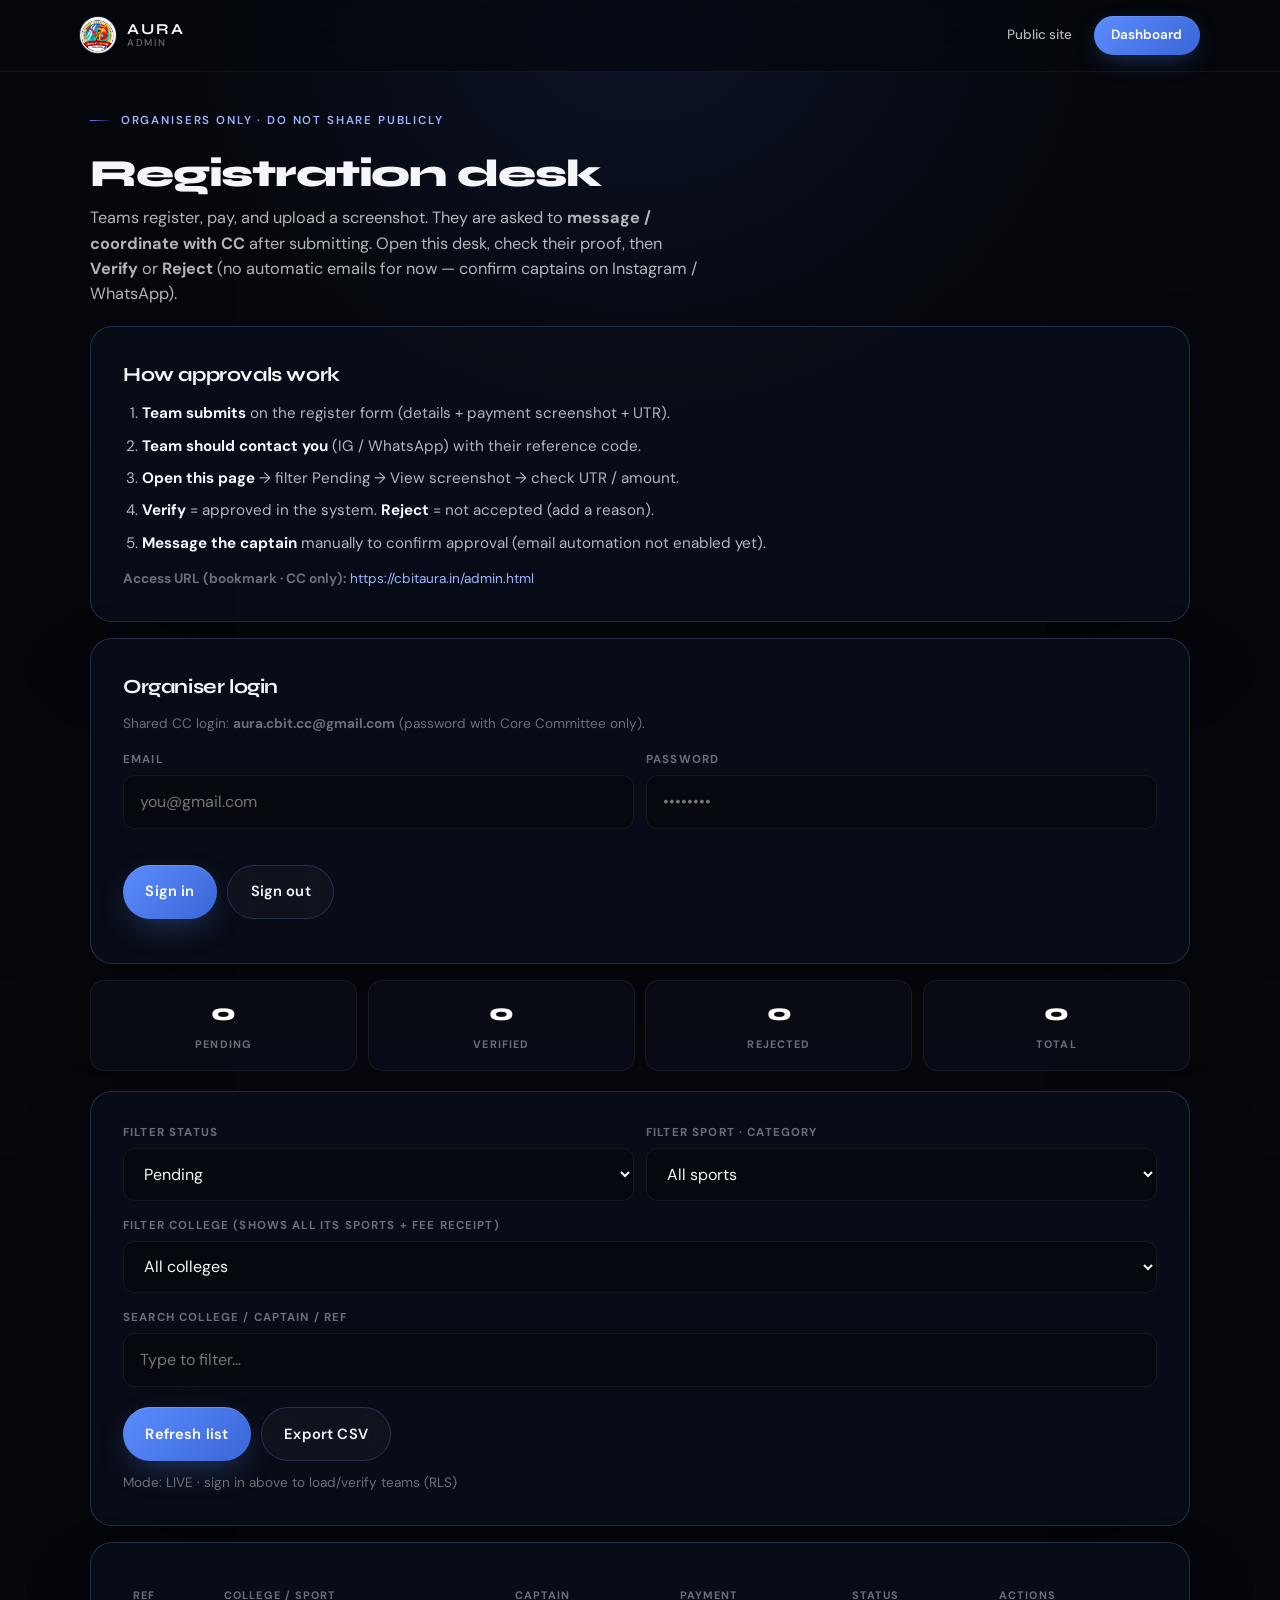
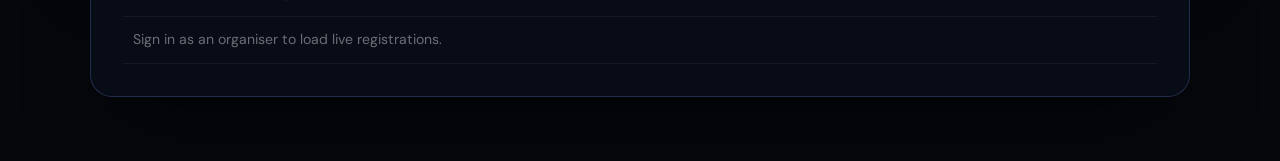
<file: admin.html>
<!DOCTYPE html>
<html lang="en">
  <head>
    <meta charset="UTF-8" />
    <meta name="viewport" content="width=device-width, initial-scale=1, viewport-fit=cover" />
    <title>Admin · AURA 2026 registrations</title>
    <meta name="robots" content="noindex, nofollow" />
    <meta name="theme-color" content="#05080f" />
    <link
      href="https://fonts.googleapis.com/css2?family=DM+Sans:wght@400;500;600;700&family=Outfit:wght@600;700&family=Syne:wght@700;800&display=swap"
      rel="stylesheet"
    />
    <link rel="stylesheet" href="css/styles.css" />
    <link rel="icon" href="assets/logo-kreeda.png" type="image/png" />
  </head>
  <body>
    <header class="nav scrolled">
      <div class="nav-inner">
        <a class="brand" href="index.html">
          <img src="assets/logo-kreeda.png" alt="" width="36" height="36" />
          <span class="brand-text"><strong>AURA</strong><span>Admin</span></span>
        </a>
        <nav class="nav-links">
          <a href="index.html">Public site</a>
          <a class="nav-cta" href="admin.html">Dashboard</a>
        </nav>
      </div>
    </header>

    <main class="page-shell">
      <div class="container" style="max-width: 1100px">
        <p class="eyebrow">Organisers only · do not share publicly</p>
        <h1 class="reg-page-title" style="font-size: clamp(1.7rem, 4vw, 2.4rem)">Registration desk</h1>
        <p class="reg-page-lead" style="margin-bottom: 1.25rem">
          Teams register, pay, and upload a screenshot. They are asked to <strong>message / coordinate with CC</strong>
          after submitting. Open this desk, check their proof, then <strong>Verify</strong> or <strong>Reject</strong>
          (no automatic emails for now — confirm captains on Instagram / WhatsApp).
        </p>

        <!-- How it works -->
        <div class="reg-card" style="margin-bottom: 1rem">
          <h2 class="step-title" style="margin-bottom: 0.75rem">How approvals work</h2>
          <ol class="admin-steps">
            <li><strong>Team submits</strong> on the register form (details + payment screenshot + UTR).</li>
            <li><strong>Team should contact you</strong> (IG / WhatsApp) with their reference code.</li>
            <li><strong>Open this page</strong> → filter Pending → View screenshot → check UTR / amount.</li>
            <li><strong>Verify</strong> = approved in the system. <strong>Reject</strong> = not accepted (add a reason).</li>
            <li><strong>Message the captain</strong> manually to confirm approval (email automation not enabled yet).</li>
          </ol>
          <p class="form-note" style="margin-top: 0.85rem; margin-bottom: 0">
            <strong>Access URL (bookmark · CC only):</strong>
            <a href="https://cbitaura.in/admin.html" style="color: var(--blue-soft)">https://cbitaura.in/admin.html</a>
          </p>
        </div>

        <!-- Live login (shown when Supabase keys present) -->
        <div class="reg-card hidden-step" id="admin-login-card" style="margin-bottom: 1rem">
          <h2 class="step-title">Organiser login</h2>
          <p class="form-note" style="margin-bottom: 1rem">
            Shared CC login: <strong>aura.cbit.cc@gmail.com</strong> (password with Core Committee only).
          </p>
          <div class="field-row">
            <div class="field">
              <label for="login-email">Email</label>
              <input id="login-email" type="email" autocomplete="username" placeholder="you@gmail.com" />
            </div>
            <div class="field">
              <label for="login-password">Password</label>
              <input id="login-password" type="password" autocomplete="current-password" placeholder="••••••••" />
            </div>
          </div>
          <div class="form-actions">
            <button type="button" class="btn btn-primary" id="admin-login-btn">Sign in</button>
            <button type="button" class="btn btn-ghost" id="admin-logout-btn" hidden>Sign out</button>
          </div>
          <p class="form-note" id="login-status" role="status"></p>
        </div>

        <div class="admin-stats" id="admin-stats" aria-live="polite">
          <div class="admin-stat"><span class="n" id="stat-pending">0</span><span class="l">Pending</span></div>
          <div class="admin-stat"><span class="n" id="stat-verified">0</span><span class="l">Verified</span></div>
          <div class="admin-stat"><span class="n" id="stat-rejected">0</span><span class="l">Rejected</span></div>
          <div class="admin-stat"><span class="n" id="stat-total">0</span><span class="l">Total</span></div>
        </div>

        <details class="reg-card confirmed-card" id="confirmed-card" style="margin-bottom: 1rem" hidden>
          <summary><strong>Confirmed teams &amp; money collected</strong> <span id="confirmed-headline"></span></summary>
          <div id="confirmed-body"></div>
        </details>

        <div class="reg-card" style="margin-bottom: 1rem">
          <div class="field-row">
            <div class="field">
              <label for="filter-status">Filter status</label>
              <select id="filter-status">
                <option value="all">All</option>
                <option value="pending" selected>Pending</option>
                <option value="verified">Verified</option>
                <option value="rejected">Rejected</option>
              </select>
            </div>
            <div class="field">
              <label for="filter-sport">Filter sport · category</label>
              <select id="filter-sport">
                <option value="all">All sports</option>
              </select>
            </div>
          </div>
          <div class="field">
            <label for="filter-college">Filter college (shows all its sports + fee receipt)</label>
            <select id="filter-college">
              <option value="all">All colleges</option>
            </select>
          </div>
          <div class="field">
            <label for="search-q">Search college / captain / ref</label>
            <input id="search-q" type="search" placeholder="Type to filter…" autocomplete="off" />
          </div>
          <div class="form-actions">
            <button type="button" class="btn btn-primary" id="refresh-list">Refresh list</button>
            <button type="button" class="btn btn-ghost" id="export-csv">Export CSV</button>
          </div>
          <p class="form-note" id="admin-mode-label">Mode: —</p>
        </div>

        <div class="reg-card college-card" id="college-summary" hidden></div>

        <div class="reg-card" style="overflow-x: auto">
          <table class="admin-table" id="admin-table">
            <thead>
              <tr>
                <th>Ref</th>
                <th>College / Sport</th>
                <th>Captain</th>
                <th>Payment</th>
                <th>Status</th>
                <th>Actions</th>
              </tr>
            </thead>
            <tbody id="admin-body">
              <tr>
                <td colspan="6" style="color: var(--text-3)">No rows yet.</td>
              </tr>
            </tbody>
          </table>
        </div>
      </div>
    </main>

    <script src="js/config.js?v=10"></script>
    <script src="js/admin.js?v=10"></script>
  </body>
</html>
</file>
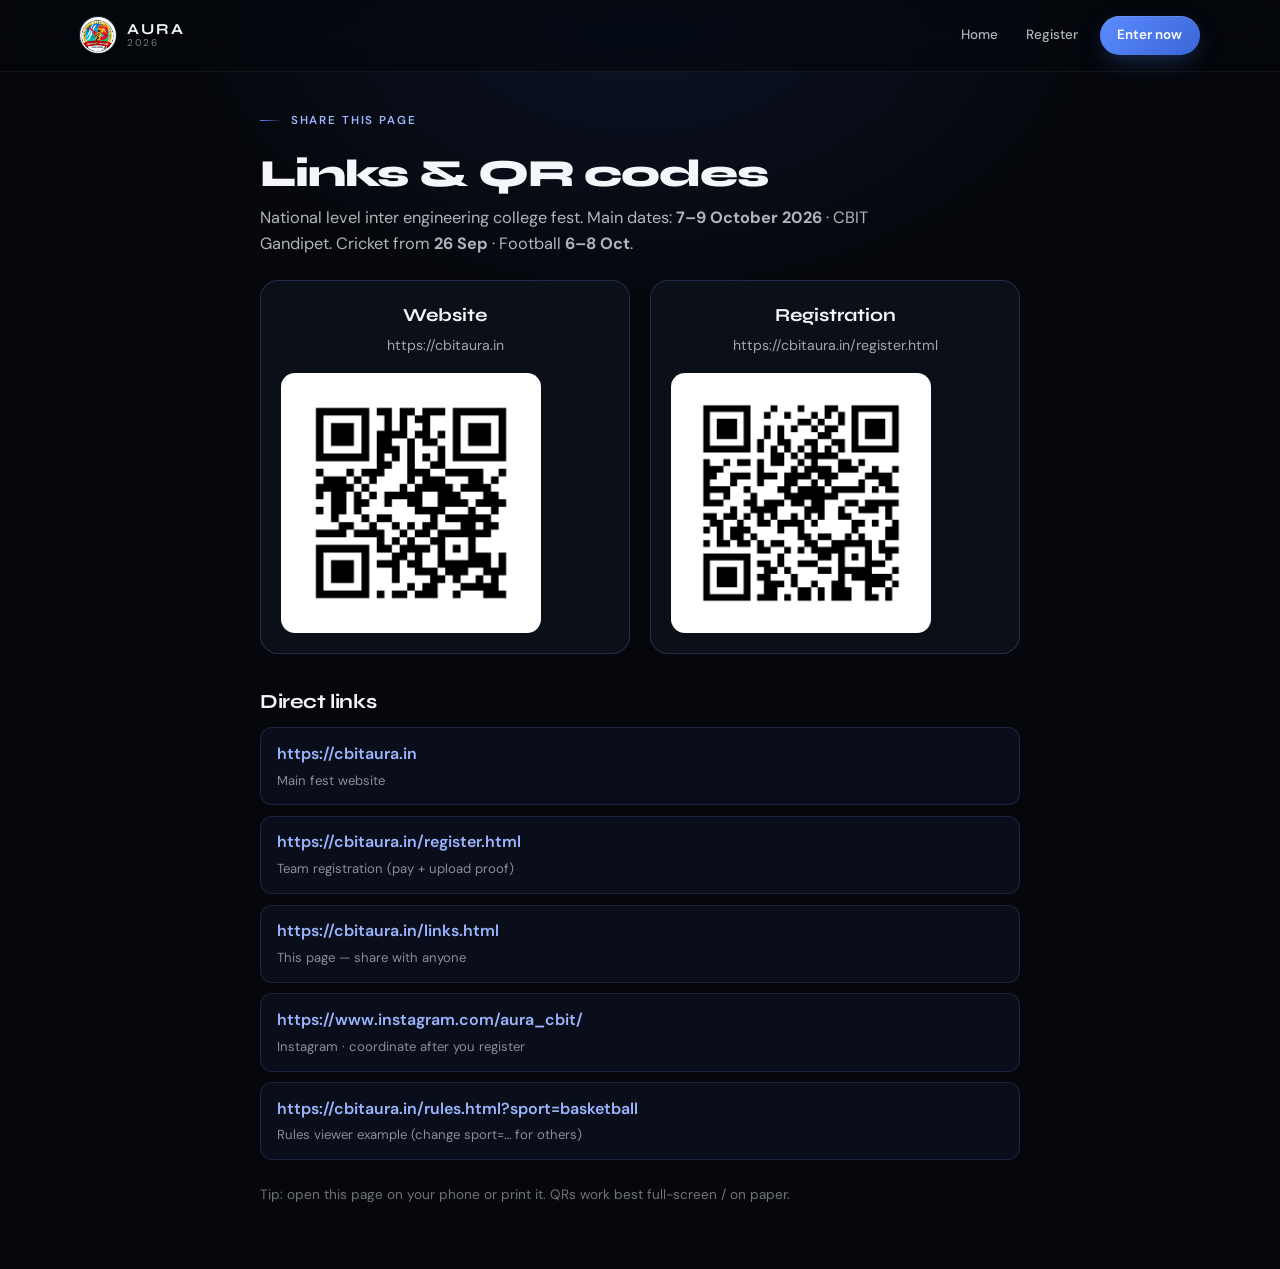
<file: links.html>
<!DOCTYPE html>
<html lang="en">
  <head>
    <meta charset="UTF-8" />
    <meta name="viewport" content="width=device-width, initial-scale=1, viewport-fit=cover" />
    <title>AURA 2026 · Links & QR</title>
    <meta
      name="description"
      content="AURA 2026 official links and QR codes — website and registration. CBIT national sports fest, October 7–9, 2026."
    />
    <meta name="theme-color" content="#05080f" />
    <link
      href="https://fonts.googleapis.com/css2?family=DM+Sans:wght@400;500;600;700&family=Outfit:wght@600;700;800&family=Syne:wght@700;800&display=swap"
      rel="stylesheet"
    />
    <link rel="stylesheet" href="css/styles.css" />
    <link rel="icon" href="assets/logo-kreeda.png" type="image/png" />
    <style>
      .links-page { max-width: 820px; margin: 0 auto; }
      .links-hero { margin-bottom: 1.5rem; }
      .qr-grid {
        display: grid;
        grid-template-columns: repeat(2, minmax(0, 1fr));
        gap: 1.25rem;
        margin: 1.25rem 0 2rem;
      }
      @media (max-width: 640px) {
        .qr-grid { grid-template-columns: 1fr; }
      }
      .qr-card {
        background: rgba(14, 18, 28, 0.85);
        border: 1px solid rgba(120, 160, 255, 0.2);
        border-radius: 18px;
        padding: 1.25rem;
        text-align: center;
      }
      .qr-card h3 {
        margin: 0 0 0.35rem;
        font-family: Syne, system-ui, sans-serif;
        font-size: 1.15rem;
      }
      .qr-card p {
        margin: 0 0 1rem;
        color: rgba(244, 246, 250, 0.65);
        font-size: 0.88rem;
        word-break: break-all;
      }
      .qr-card img {
        width: min(100%, 260px);
        height: auto;
        background: #fff;
        border-radius: 14px;
        padding: 12px;
        box-sizing: border-box;
      }
      .link-list {
        list-style: none;
        margin: 0;
        padding: 0;
      }
      .link-list li {
        margin: 0.65rem 0;
        padding: 0.85rem 1rem;
        border-radius: 12px;
        border: 1px solid rgba(120, 160, 255, 0.15);
        background: rgba(91, 140, 255, 0.06);
      }
      .link-list a {
        color: #9bb6ff;
        font-weight: 600;
        text-decoration: none;
        word-break: break-all;
      }
      .link-list span {
        display: block;
        margin-top: 0.25rem;
        color: rgba(244, 246, 250, 0.55);
        font-size: 0.82rem;
      }
      .print-hint {
        margin-top: 1.5rem;
        font-size: 0.85rem;
        color: rgba(244, 246, 250, 0.45);
      }
    </style>
  </head>
  <body>
    <header class="nav scrolled">
      <div class="nav-inner">
        <a class="brand" href="index.html">
          <img src="assets/logo-kreeda.png" alt="" width="36" height="36" />
          <span class="brand-text"><strong>AURA</strong><span>2026</span></span>
        </a>
        <nav class="nav-links">
          <a href="index.html">Home</a>
          <a href="register.html">Register</a>
          <a class="nav-cta" href="register.html">Enter now</a>
        </nav>
      </div>
    </header>

    <main class="page-shell">
      <div class="container links-page">
        <div class="links-hero">
          <p class="eyebrow">Share this page</p>
          <h1 class="reg-page-title" style="font-size: clamp(1.7rem, 4vw, 2.4rem)">Links &amp; QR codes</h1>
          <p class="reg-page-lead">
            National level inter engineering college fest. Main dates:
            <strong>7–9 October 2026</strong> · CBIT Gandipet.
            Cricket from <strong>26 Sep</strong> · Football <strong>6–8 Oct</strong>.
          </p>
        </div>

        <div class="qr-grid">
          <article class="qr-card">
            <h3>Website</h3>
            <p>https://cbitaura.in</p>
            <img src="assets/print/website-qr-clean.png" alt="QR code to AURA 2026 website" width="1000" height="1000" />
          </article>
          <article class="qr-card">
            <h3>Registration</h3>
            <p>https://cbitaura.in/register.html</p>
            <img
              src="assets/print/register-qr-clean.png"
              alt="QR code to AURA 2026 registration page"
              width="1000"
              height="1000"
            />
          </article>
        </div>

        <h2 class="step-title">Direct links</h2>
        <ul class="link-list">
          <li>
            <a href="https://cbitaura.in">https://cbitaura.in</a>
            <span>Main fest website</span>
          </li>
          <li>
            <a href="https://cbitaura.in/register.html">https://cbitaura.in/register.html</a>
            <span>Team registration (pay + upload proof)</span>
          </li>
          <li>
            <a href="https://cbitaura.in/links.html">https://cbitaura.in/links.html</a>
            <span>This page — share with anyone</span>
          </li>
          <li>
            <a href="https://www.instagram.com/aura_cbit/" target="_blank" rel="noopener"
              >https://www.instagram.com/aura_cbit/</a
            >
            <span>Instagram · coordinate after you register</span>
          </li>
          <li>
            <a href="https://cbitaura.in/rules.html?sport=basketball"
              >https://cbitaura.in/rules.html?sport=basketball</a
            >
            <span>Rules viewer example (change sport=… for others)</span>
          </li>
        </ul>

        <p class="print-hint">Tip: open this page on your phone or print it. QRs work best full-screen / on paper.</p>
      </div>
    </main>
  </body>
</html>
</file>
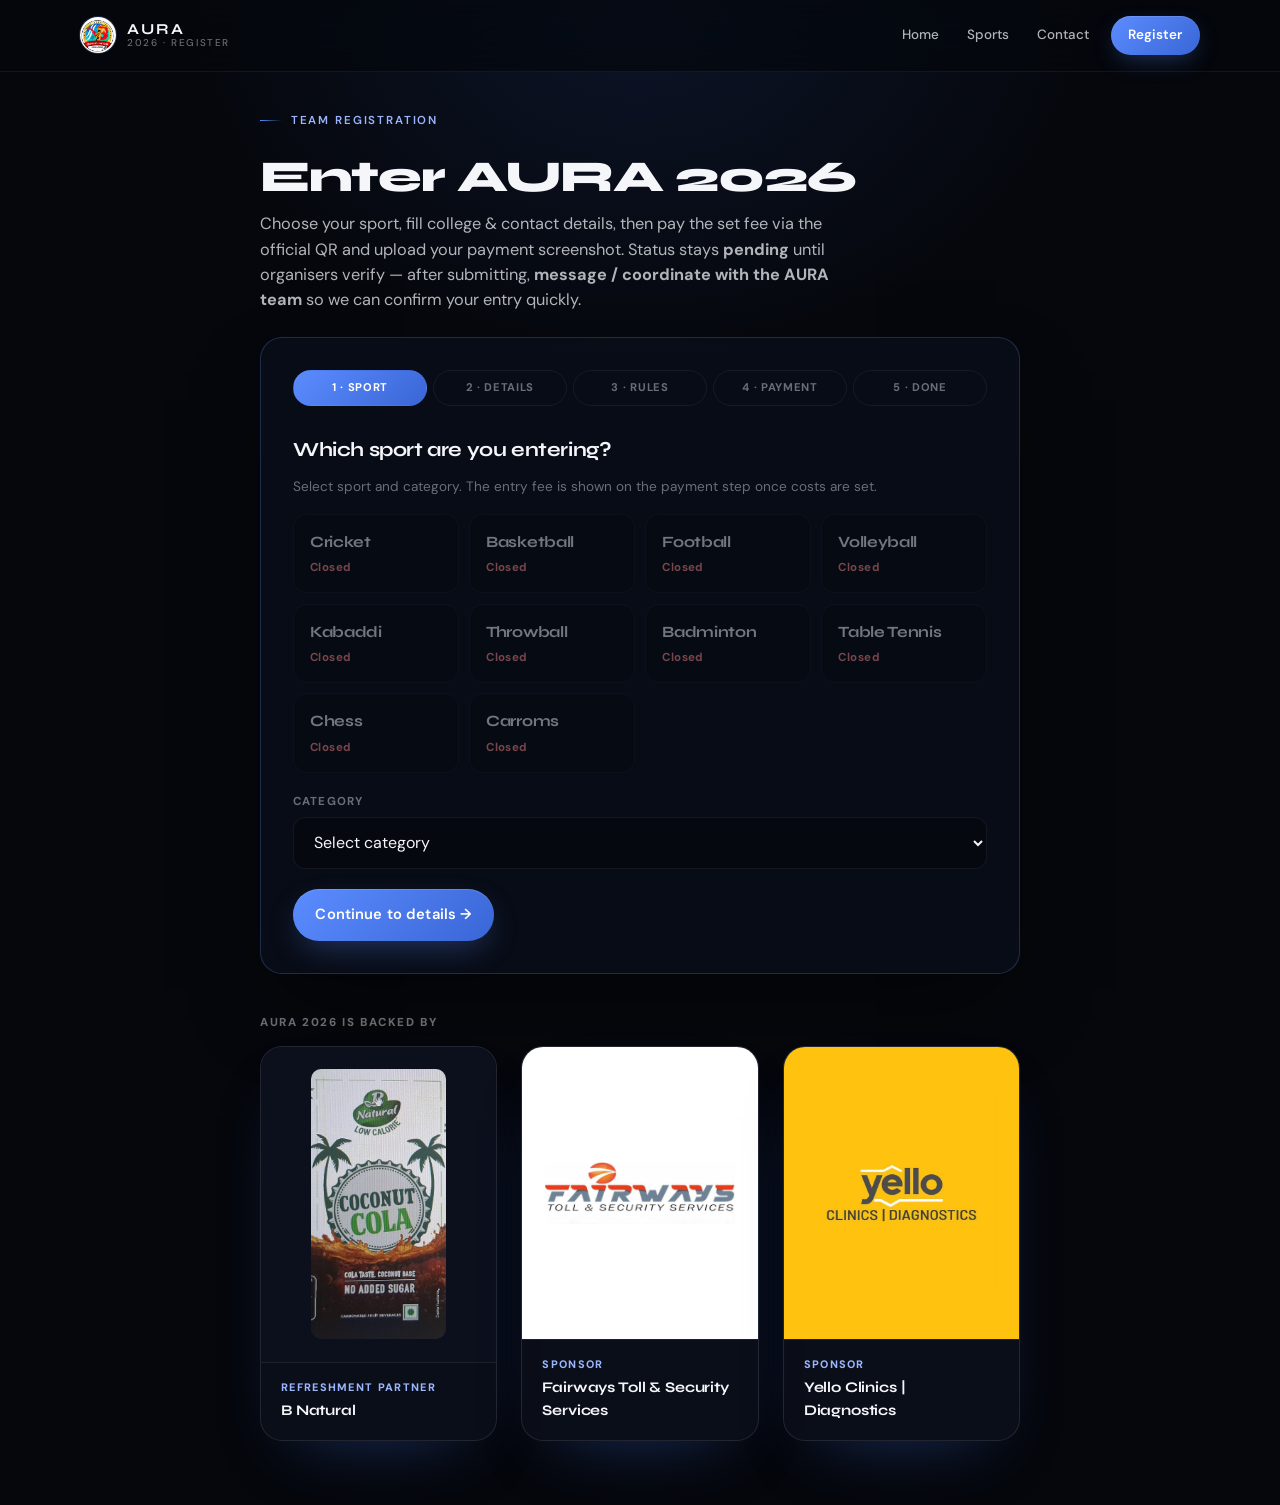
<file: register.html>
<!DOCTYPE html>
<html lang="en">
  <head>
    <meta charset="UTF-8" />
    <meta name="viewport" content="width=device-width, initial-scale=1, viewport-fit=cover" />
    <title>Register · AURA 2026</title>
    <meta
      name="description"
      content="Register for AURA 2026 — choose sport, fill college & contact details, pay via official QR."
    />
    <meta name="theme-color" content="#05080f" />
    <link rel="preconnect" href="https://fonts.googleapis.com" />
    <link rel="preconnect" href="https://fonts.gstatic.com" crossorigin />
    <link
      href="https://fonts.googleapis.com/css2?family=DM+Sans:ital,opsz,wght@0,9..40,400;0,9..40,500;0,9..40,600;0,9..40,700&family=Outfit:wght@500;600;700;800&family=Syne:wght@600;700;800&display=swap"
      rel="stylesheet"
    />
    <link rel="stylesheet" href="css/styles.css" />
    <link rel="icon" href="assets/logo-kreeda.png" type="image/png" />
  </head>
  <body>
    <header class="nav scrolled" id="top">
      <div class="nav-inner">
        <a class="brand" href="index.html">
          <img src="assets/logo-kreeda.png" alt="Chaitanya Kreeda" width="36" height="36" />
          <span class="brand-text">
            <strong>AURA</strong>
            <span>2026 · Register</span>
          </span>
        </a>
        <nav class="nav-links" aria-label="Primary">
          <a href="index.html">Home</a>
          <a href="index.html#sports">Sports</a>
          <a href="index.html#contact">Contact</a>
          <a class="nav-cta" href="register.html">Register</a>
        </nav>
      </div>
    </header>

    <main class="page-shell">
      <div class="container">
        <p class="eyebrow">Team registration</p>
        <h1 class="reg-page-title">Enter AURA 2026</h1>
        <p class="reg-page-lead">
          Choose your sport, fill college &amp; contact details, then pay the set fee via the
          official QR and upload your payment screenshot. Status stays <strong>pending</strong>
          until organisers verify — after submitting, <strong>message / coordinate with the AURA team</strong>
          so we can confirm your entry quickly.
        </p>

        <div class="reg-card" id="reg-app">
          <div class="steps-bar" id="steps-bar" aria-label="Registration steps">
            <div class="s active" data-step="1">1 · Sport</div>
            <div class="s" data-step="2">2 · Details</div>
            <div class="s" data-step="3">3 · Rules</div>
            <div class="s" data-step="4">4 · Payment</div>
            <div class="s" data-step="5">5 · Done</div>
          </div>

          <div id="gate-closed" class="gate-banner hidden-step">
            <strong>Registration is not open yet</strong>
            Live submissions are paused. Check back soon.
          </div>

          <div id="sport-date-banner" class="sport-date-banner hidden-step" role="status"></div>

          <!-- STEP 1: SPORT -->
          <section id="step-1" aria-labelledby="step1-title">
            <h2 class="step-title" id="step1-title">Which sport are you entering?</h2>
            <p class="form-note" style="margin-bottom: 1rem">
              Select sport and category. The entry fee is shown on the payment step once costs are set.
            </p>

            <div class="sport-pick-grid" id="sport-pick-grid" role="listbox" aria-label="Choose sport"></div>

            <div class="field" style="margin-top: 1.25rem">
              <label for="category">Category</label>
              <select id="category" name="category" required>
                <option value="">Select category</option>
                <option value="men">Men</option>
                <option value="women">Women</option>
              </select>
              <p class="form-note" id="category-note" role="status" hidden style="margin-top: 0.5rem; color: var(--amber, #ffc14d)"></p>
            </div>
            <input type="hidden" id="sport" name="sport" value="" />

            <p class="form-note" id="sport-rules-link" hidden style="margin-top: 0.75rem">
              <a id="sport-rules-anchor" href="rules.html" style="color: var(--blue-soft)">View tournament rules →</a>
            </p>

            <div class="form-actions">
              <button type="button" class="btn btn-primary" id="to-step-2">Continue to details →</button>
            </div>
          </section>

          <!-- STEP 2: DETAILS -->
          <section id="step-2" class="hidden-step" aria-labelledby="step2-title">
            <h2 class="step-title" id="step2-title">College &amp; contact details</h2>
            <p class="form-note" style="margin-bottom: 1rem">
              Entering: <strong id="summary-sport" style="color: var(--text)">—</strong>
            </p>

            <div class="field">
              <label for="college">College name</label>
              <input id="college" name="college" required placeholder="Full college name" autocomplete="organization" />
            </div>

            <div class="field-row">
              <div class="field">
                <label for="captain_name">Your name (captain / team contact)</label>
                <input id="captain_name" name="captain_name" required autocomplete="name" placeholder="Full name" />
              </div>
              <div class="field">
                <label for="captain_phone">Phone number</label>
                <input id="captain_phone" name="captain_phone" type="tel" required placeholder="+91 …" autocomplete="tel" />
              </div>
            </div>

            <div class="field">
              <label for="captain_email">Email ID</label>
              <input
                id="captain_email"
                name="captain_email"
                type="email"
                required
                autocomplete="email"
                placeholder="name@college.edu"
              />
            </div>

            <div class="field-divider">Physical Director / sports in-charge at your college</div>

            <div class="field-row">
              <div class="field">
                <label for="pd_name">Physical director name</label>
                <input id="pd_name" name="pd_name" required placeholder="Full name" />
              </div>
              <div class="field">
                <label for="pd_phone">Physical director phone</label>
                <input id="pd_phone" name="pd_phone" type="tel" required placeholder="+91 …" />
              </div>
            </div>

            <div class="field-divider">Playing squad</div>
            <div class="field">
              <label for="roster_names">Player names (full squad for this sport)</label>
              <textarea
                id="roster_names"
                name="roster_names"
                rows="8"
                required
                placeholder="Enter one full name per line&#10;Example:&#10;Rahul Sharma&#10;Aarav Patel&#10;…"
              ></textarea>
              <small class="field-hint" id="roster-hint">
                List every player who will represent your college in this sport. These names should match the
                athletes who actually report for matches. One name per line.
              </small>
            </div>

            <div class="sport-date-banner" role="status">
              <strong>Bonafide Certificate required:</strong> Every team, for every sport, must carry a Bonafide
              Certificate — a letter on your college's letterhead, listing all the players named above, requesting
              permission for them to represent the college at AURA 2026, signed by your Physical Director and
              bearing the official college stamp. Please have this ready before reporting for your match.
            </div>

            <div class="form-actions">
              <button type="button" class="btn btn-ghost" id="back-1">← Back</button>
              <button type="button" class="btn btn-primary" id="to-step-3">Continue to rules →</button>
            </div>
            <p class="form-note" id="step2-status" role="status"></p>
          </section>

          <!-- STEP 3: RULES -->
          <section id="step-3" class="hidden-step" aria-labelledby="step3-title">
            <h2 class="step-title" id="step3-title">Tournament rules</h2>
            <p class="form-note" style="margin-bottom: 1rem">
              Read the rules for <strong id="rules-sport-name" style="color: var(--text)">—</strong> before you pay.
              AURA is a <strong>national level inter engineering college fest</strong> — players must be
              <strong>BE / B.Tech</strong> students of the registering college.
            </p>
            <div id="rules-date-note" class="sport-date-banner hidden-step" style="margin-bottom: 1rem"></div>
            <div class="rules-embed-card">
              <img id="rules-embed-img" alt="Sport rules" hidden />
              <p id="rules-embed-fallback" class="form-note" hidden>
                Rules sheet unavailable.
                <a id="rules-embed-link" href="rules.html" style="color: var(--blue-soft)">Open rules page →</a>
              </p>
            </div>
            <label class="rules-ack">
              <input type="checkbox" id="rules_ack" />
              <span>I have read these rules. The listed players are BE/B.Tech students who will represent our engineering college.</span>
            </label>
            <div class="form-actions">
              <button type="button" class="btn btn-ghost" id="back-2">← Back</button>
              <button type="button" class="btn btn-primary" id="to-step-4">Continue to payment →</button>
            </div>
            <p class="form-note" id="rules-step-status" role="status"></p>
          </section>

          <!-- STEP 4: PAYMENT -->
          <section id="step-4" class="hidden-step" aria-labelledby="step4-title">
            <h2 class="step-title" id="step4-title">Pay entry fee</h2>
            <p class="form-note">
              Scan the official QR, pay exactly the amount shown, then upload a clear payment screenshot
              and UTR. After you submit, <strong>message the AURA team</strong> with your reference code
              so we can verify and confirm your entry.
            </p>

            <div class="reg-review" id="reg-review">
              <span class="reg-review-label">Your entry</span>
              <div id="reg-review-body">—</div>
            </div>

            <div class="fee-banner is-tba" id="fee-banner">
              <span class="fee-label">Amount to pay</span>
              <strong class="fee-amount" id="fee-amount">Fee TBA</strong>
              <span class="fee-sub" id="fee-sub">Costs will be published when registrations open.</span>
            </div>

            <div class="pay-box pay-box-stack">
              <div class="pay-qr-panel">
                <div class="pay-scanner-tabs" id="payment-scanner-tabs" hidden></div>
                <div class="pay-qr-frame">
                  <img id="payment-qr" src="assets/payment-qrs/qr-college-student-activities.png?v=upi-v5" alt="Scan to pay CBITSTUDENTACTIVITIES" width="1000" height="1000" />
                </div>
                <p class="pay-scanner-label" id="payment-scanner-label">CBITSTUDENTACTIVITIES</p>
                <p class="pay-upi-id" id="payment-upi-id" hidden></p>
                <p class="pay-scan-note" id="payment-scan-note">
                  <strong>Paying more than ₹2,000?</strong>
                  Use <strong>another phone</strong> to scan this QR (same-phone UPI scan often fails above ₹2,000),
                  then upload the screenshot and UTR.
                </p>
              </div>
              <div class="pay-fields">
                <div class="field">
                  <label for="payment_txn">UTR / Transaction ID <span style="color:var(--blue-soft)">*</span></label>
                  <input id="payment_txn" name="payment_txn" placeholder="Paste UTR / transaction ID" autocomplete="off" />
                  <small class="field-hint">Copy it from your payment app after paying (Google Pay, PhonePe, Paytm etc. show it as UTR, UPI Ref. No. or Transaction ID).</small>
                </div>
                <div class="field">
                  <label for="payment_amount">Amount you paid (₹)</label>
                  <input id="payment_amount" name="payment_amount" inputmode="decimal" placeholder="Same as amount above" />
                </div>
                <div class="field">
                  <label for="payment_scanner_used">Scanner used</label>
                  <select id="payment_scanner_used" name="payment_scanner_used">
                    <option value="">Select scanner…</option>
                  </select>
                </div>
                <div class="field">
                  <label for="payment_file">Payment screenshot <span style="color:var(--blue-soft)">*</span></label>
                  <input
                    id="payment_file"
                    name="payment_file"
                    type="file"
                    required
                    accept="image/*,image/jpeg,image/png,image/webp,image/heic,image/heif,.jpg,.jpeg,.png,.webp,.heic,.heif"
                  />
                  <small class="field-hint">Required. Pick your payment screenshot from gallery (JPG, PNG, HEIC). We’ll compress it automatically.</small>
                </div>
              </div>
            </div>

            <div class="form-actions">
              <button type="button" class="btn btn-ghost" id="back-3">← Back</button>
              <button type="button" class="btn btn-primary" id="submit-reg">Submit registration</button>
            </div>
            <p class="form-note" id="submit-status" role="status" aria-live="polite"></p>
          </section>

          <!-- STEP 5: DONE -->
          <section id="step-5" class="hidden-step" aria-labelledby="step5-title">
            <span class="status-pill pending" id="final-status">Pending verification</span>
            <h2 class="reg-page-title" id="step5-title" style="margin-top: 0.85rem; font-size: 1.65rem">
              Registration received
            </h2>
            <p class="form-note" id="final-copy">
              Reference: <strong id="final-ref" style="color: var(--text)">—</strong><br /><br />
              Your entry is <strong>pending</strong> until our team verifies the payment screenshot.
              <strong>Please coordinate with us now</strong> — DM
              <a href="https://www.instagram.com/aura_cbit/" target="_blank" rel="noopener" style="color: var(--blue-soft)">@aura_cbit</a>
              or WhatsApp a coordinator with your <strong>reference code</strong>, college, sport, and UTR
              so we can approve you faster.
            </p>
            <div class="coord-box" id="final-coords" aria-label="Coordinator contacts"></div>
            <div class="sport-date-banner" role="status">
              <strong>Before you report to play:</strong> Bring your team's Bonafide Certificate — a letter on your
              college's letterhead, listing the full squad, requesting permission for them to represent the college
              at AURA 2026, signed by your Physical Director and bearing the official college stamp. This is
              mandatory for every sport and every college.
            </div>
            <div class="form-actions">
              <a class="btn btn-primary" href="index.html">Back to home</a>
              <a
                class="btn btn-ghost"
                href="https://www.instagram.com/aura_cbit/"
                target="_blank"
                rel="noopener"
                >Message @aura_cbit</a
              >
            </div>
          </section>
        </div>

        <div class="sponsors-block" id="sponsors">
          <p class="sponsors-block-title">AURA 2026 is backed by</p>
          <div class="sponsors-grid sponsors-grid-compact">
            <figure class="sponsor-card sponsor-feature">
              <div class="sponsor-media">
                <img src="assets/sponsors/b-natural-coconut-cola.jpg" alt="B Natural Coconut Cola, low calorie, no added sugar" width="760" height="1513" loading="lazy" />
              </div>
              <figcaption><span class="sponsor-role">Refreshment Partner</span><strong>B Natural</strong></figcaption>
            </figure>
            <figure class="sponsor-card">
              <div class="sponsor-media sponsor-media-white">
                <img src="assets/sponsors/fairways-toll-security.jpg" alt="Fairways Toll &amp; Security Services" width="885" height="285" loading="lazy" />
              </div>
              <figcaption><span class="sponsor-role">Sponsor</span><strong>Fairways Toll &amp; Security Services</strong></figcaption>
            </figure>
            <figure class="sponsor-card">
              <div class="sponsor-media sponsor-media-yello">
                <img src="assets/sponsors/yello-diagnostics.jpg" alt="Yello Clinics | Diagnostics" width="554" height="554" loading="lazy" />
              </div>
              <figcaption><span class="sponsor-role">Sponsor</span><strong>Yello Clinics | Diagnostics</strong></figcaption>
            </figure>
          </div>
        </div>

      </div>
    </main>

    <script src="js/config.js?v=8"></script>
    <script src="js/registration.js?v=8"></script>
  </body>
</html>
</file>
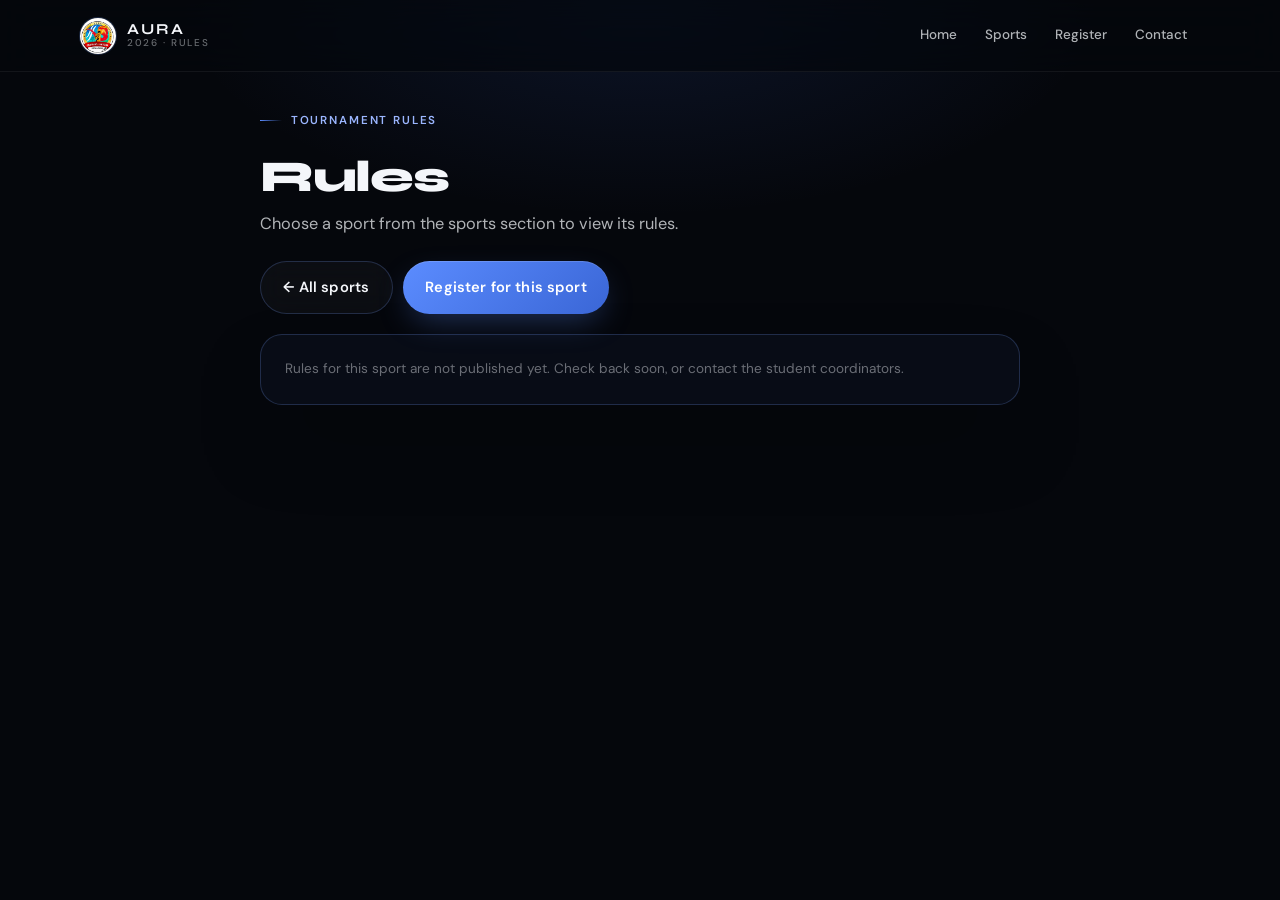
<file: rules.html>
<!DOCTYPE html>
<html lang="en">
  <head>
    <meta charset="UTF-8" />
    <meta name="viewport" content="width=device-width, initial-scale=1, viewport-fit=cover" />
    <title>Rules · AURA 2026</title>
    <meta name="description" content="Tournament rules for AURA 2026 sports." />
    <meta name="theme-color" content="#05080f" />
    <link rel="preconnect" href="https://fonts.googleapis.com" />
    <link rel="preconnect" href="https://fonts.gstatic.com" crossorigin />
    <link
      href="https://fonts.googleapis.com/css2?family=DM+Sans:ital,opsz,wght@0,9..40,400;0,9..40,500;0,9..40,600;0,9..40,700&family=Outfit:wght@500;600;700;800&family=Syne:wght@600;700;800&display=swap"
      rel="stylesheet"
    />
    <link rel="stylesheet" href="css/styles.css" />
    <link rel="icon" href="assets/logo-kreeda.png" type="image/png" />
  </head>
  <body>
    <header class="nav scrolled" id="top">
      <div class="nav-inner">
        <a class="brand" href="index.html">
          <img src="assets/logo-kreeda.png" alt="Chaitanya Kreeda" width="36" height="36" />
          <span class="brand-text">
            <strong>AURA</strong>
            <span>2026 · Rules</span>
          </span>
        </a>
        <nav class="nav-links" aria-label="Primary">
          <a href="index.html">Home</a>
          <a href="index.html#sports">Sports</a>
          <a href="register.html">Register</a>
          <a href="index.html#contact">Contact</a>
        </nav>
      </div>
    </header>

    <main class="page-shell">
      <div class="container rules-page">
        <p class="eyebrow">Tournament rules</p>
        <h1 class="reg-page-title" id="rules-title">Rules</h1>
        <p class="reg-page-lead" id="rules-lead">Official sheet for this sport at AURA 2026.</p>

        <div class="form-actions" style="margin-bottom: 1.25rem">
          <a class="btn btn-ghost" href="index.html#sports">← All sports</a>
          <a class="btn btn-primary" id="rules-register-cta" href="register.html">Register for this sport</a>
        </div>

        <!-- Loading / empty / sheet -->
        <div id="rules-empty" class="reg-card rules-empty hidden-step">
          <p class="form-note" style="margin: 0">
            Rules for this sport are not published yet. Check back soon, or contact the student coordinators.
          </p>
        </div>

        <div id="rules-frame" class="rules-frame reg-card hidden-step">
          <img id="rules-img" class="rules-img" alt="Tournament rules sheet" />
          <iframe id="rules-pdf" class="rules-pdf" title="Tournament rules PDF" hidden></iframe>
        </div>

        <p class="form-note" id="rules-meta" style="margin-top: 1rem"></p>
      </div>
    </main>

    <script src="js/config.js"></script>
    <script src="js/rules.js"></script>
  </body>
</html>
</file>
<file: css/styles.css>
/* ============================================================
   AURA 2026 — world-class presentation layer
   Refined · cinematic · registration-led
   ============================================================ */

:root {
  --bg: #05070c;
  --bg-elevated: #0a0e16;
  --bg-card: rgba(14, 18, 28, 0.72);
  --surface: #0e1420;
  --line: rgba(255, 255, 255, 0.06);
  --line-strong: rgba(120, 160, 255, 0.22);
  --text: #f4f6fa;
  --text-2: rgba(244, 246, 250, 0.72);
  --text-3: rgba(244, 246, 250, 0.42);
  --blue: #5b8cff;
  --blue-deep: #3a66d6;
  --blue-soft: #9bb6ff;
  --glow: rgba(91, 140, 255, 0.35);
  --radius: 20px;
  --radius-sm: 12px;
  --radius-full: 999px;
  --font-display: "Syne", system-ui, sans-serif;
  --font-body: "DM Sans", system-ui, sans-serif;
  --font-num: "Outfit", system-ui, sans-serif;
  --max: 1120px;
  --nav-h: 72px;
  --ease: cubic-bezier(0.22, 1, 0.36, 1);
  --ease-out: cubic-bezier(0.16, 1, 0.3, 1);
  --shadow: 0 40px 80px -24px rgba(0, 0, 0, 0.55);
}

*, *::before, *::after { box-sizing: border-box; margin: 0; padding: 0; }
html {
  scroll-behavior: smooth;
  -webkit-font-smoothing: antialiased;
  -moz-osx-font-smoothing: grayscale;
  text-rendering: optimizeLegibility;
}
body {
  font-family: var(--font-body);
  background: var(--bg);
  color: var(--text);
  line-height: 1.55;
  overflow-x: hidden;
  min-height: 100vh;
  font-feature-settings: "ss01" on, "cv11" on;
}
::selection { background: rgba(91, 140, 255, 0.35); color: #fff; }
img, video { max-width: 100%; display: block; }
a { color: inherit; text-decoration: none; }
button { font: inherit; border: 0; background: none; cursor: pointer; color: inherit; }
ul { list-style: none; }
code {
  font-family: ui-monospace, SFMono-Regular, Menlo, monospace;
  font-size: 0.84em;
  color: var(--blue-soft);
  background: rgba(91, 140, 255, 0.1);
  padding: 0.12em 0.4em;
  border-radius: 6px;
}
.container {
  width: min(100% - clamp(1.5rem, 4vw, 2.75rem), var(--max));
  margin-inline: auto;
}

/* Preview banner (DNS not live yet) */
.preview-banner {
  position: relative;
  z-index: 200;
  background: linear-gradient(90deg, rgba(91, 140, 255, 0.16), rgba(91, 140, 255, 0.08));
  border-bottom: 1px solid var(--line-strong);
  font-size: 0.8rem;
  color: var(--text-2);
}
.preview-banner.is-hidden { display: none; }
.preview-banner-inner {
  width: min(100% - 1.5rem, var(--max));
  margin-inline: auto;
  padding: 0.55rem 0;
  display: flex;
  align-items: flex-start;
  justify-content: space-between;
  gap: 0.75rem;
  line-height: 1.4;
}
.preview-banner strong { color: var(--text); font-weight: 700; }
.preview-banner-close {
  flex-shrink: 0;
  width: 32px;
  height: 32px;
  border-radius: 8px;
  border: 1px solid var(--line);
  font-size: 1.25rem;
  line-height: 1;
  color: var(--text-2);
  display: flex;
  align-items: center;
  justify-content: center;
}
.preview-banner-close:hover { background: rgba(255, 255, 255, 0.06); color: var(--text); }

/* Body offset when banner visible */
body.has-preview-banner .nav { top: var(--preview-h, 0px); }
body.has-preview-banner .hero-cinematic { padding-top: calc(var(--nav-h) + var(--preview-h, 0px) + 2rem); }

/* Soft atmosphere — minimal, not noisy */
.noise {
  position: fixed; inset: 0; z-index: 9000; pointer-events: none;
  opacity: 0.025;
  background-image: url("data:image/svg+xml,%3Csvg viewBox='0 0 256 256' xmlns='http://www.w3.org/2000/svg'%3E%3Cfilter id='n'%3E%3CfeTurbulence type='fractalNoise' baseFrequency='0.8' numOctaves='4' stitchTiles='stitch'/%3E%3C/filter%3E%3Crect width='100%25' height='100%25' filter='url(%23n)'/%3E%3C/svg%3E");
  mix-blend-mode: overlay;
}
.bg-glow {
  position: fixed; width: 50vw; height: 50vw; border-radius: 50%;
  filter: blur(140px); pointer-events: none; z-index: 0; opacity: 0.12;
}
.bg-glow-1 { top: -20vw; right: -12vw; background: #2a4fbf; }
.bg-glow-2 { bottom: 0; left: -18vw; background: #1a2f70; opacity: 0.1; }

/* ─── NAV ─── */
.nav {
  position: fixed; inset: 0 0 auto; z-index: 100; height: var(--nav-h);
  display: flex; align-items: center;
  transition: background 0.4s var(--ease), border-color 0.4s, backdrop-filter 0.4s;
  border-bottom: 1px solid transparent;
}
.nav.scrolled {
  background: rgba(5, 7, 12, 0.72);
  backdrop-filter: blur(20px) saturate(1.4);
  -webkit-backdrop-filter: blur(20px) saturate(1.4);
  border-bottom-color: var(--line);
}
.nav-inner {
  width: min(100% - clamp(1.5rem, 4vw, 2.75rem), var(--max));
  margin-inline: auto;
  display: flex; align-items: center; justify-content: space-between; gap: 1.5rem;
}
.brand {
  display: flex; align-items: center; gap: 0.7rem;
  transition: opacity 0.25s;
}
.brand:hover { opacity: 0.85; }
.brand img {
  width: 36px; height: 36px; border-radius: 50%; object-fit: cover;
  box-shadow: 0 0 0 1px var(--line-strong);
}
.brand-text { display: flex; flex-direction: column; line-height: 1.05; }
.brand-text strong {
  font-family: var(--font-display);
  font-weight: 700; font-size: 0.95rem; letter-spacing: 0.12em;
}
.brand-text span {
  font-size: 0.62rem; letter-spacing: 0.16em; text-transform: uppercase;
  color: var(--text-3); font-weight: 500;
}
.nav-links { display: flex; align-items: center; gap: 0.15rem; }
.nav-links a {
  padding: 0.45rem 0.8rem;
  font-size: 0.84rem; font-weight: 500;
  color: var(--text-2);
  border-radius: var(--radius-full);
  transition: color 0.2s, background 0.2s;
}
.nav-links a:hover { color: var(--text); background: rgba(255, 255, 255, 0.04); }
.nav-cta {
  margin-left: 0.4rem !important;
  padding: 0.55rem 1.1rem !important;
  font-weight: 600 !important;
  color: #fff !important;
  background: linear-gradient(135deg, var(--blue) 0%, var(--blue-deep) 100%) !important;
  box-shadow: 0 1px 0 rgba(255, 255, 255, 0.12) inset, 0 8px 24px -6px var(--glow);
}
.nav-cta:hover {
  filter: brightness(1.06);
  background: linear-gradient(135deg, var(--blue) 0%, var(--blue-deep) 100%) !important;
}
.nav-toggle {
  display: none; width: 40px; height: 40px; border-radius: 10px;
  border: 1px solid var(--line); flex-direction: column;
  align-items: center; justify-content: center; gap: 5px;
}
.nav-toggle span {
  display: block; width: 16px; height: 1.5px; background: var(--text); border-radius: 2px;
  transition: transform 0.25s var(--ease);
}

/* ─── BUTTONS ─── */
.btn {
  position: relative; isolation: isolate; overflow: hidden;
  display: inline-flex; align-items: center; justify-content: center; gap: 0.5rem;
  padding: 0.9rem 1.4rem; border-radius: var(--radius-full);
  font-size: 0.92rem; font-weight: 600; letter-spacing: 0.01em;
  transition: transform 0.3s var(--ease), box-shadow 0.3s, background 0.3s, border-color 0.3s, color 0.3s;
}
.btn:hover { transform: translateY(-1px); }
.btn:active { transform: translateY(0); }
.btn-lg { padding: 1.05rem 1.65rem; font-size: 0.95rem; }
.btn-primary {
  color: #fff;
  background: linear-gradient(135deg, var(--blue), var(--blue-deep));
  box-shadow: 0 1px 0 rgba(255, 255, 255, 0.14) inset, 0 12px 32px -8px var(--glow);
}
.btn-primary:hover {
  box-shadow: 0 1px 0 rgba(255, 255, 255, 0.18) inset, 0 16px 40px -6px var(--glow);
}
.btn-shine {
  position: absolute; inset: 0; z-index: -1;
  background: linear-gradient(105deg, transparent 40%, rgba(255, 255, 255, 0.18) 50%, transparent 60%);
  transform: translateX(-120%);
  animation: shine 5s var(--ease) infinite;
}
@keyframes shine {
  0%, 65% { transform: translateX(-120%); }
  100% { transform: translateX(120%); }
}
.btn-ghost {
  color: var(--text);
  border: 1px solid var(--line-strong);
  background: rgba(255, 255, 255, 0.03);
  backdrop-filter: blur(12px);
}
.btn-ghost:hover {
  border-color: rgba(120, 160, 255, 0.4);
  background: rgba(91, 140, 255, 0.08);
}

/* ─── HERO ─── */
.hero-cinematic {
  position: relative; z-index: 1;
  min-height: 100vh; min-height: 100dvh;
  display: flex; align-items: flex-end;
  padding: calc(var(--nav-h) + 3rem) 0 4.5rem;
  overflow: hidden;
}
.hero-bg { position: absolute; inset: 0; }
.hero-bg-img, .hero-bg-video {
  position: absolute; inset: 0; width: 100%; height: 100%;
  object-fit: cover; object-position: center 40%;
  transform: scale(1.04);
  animation: heroDrift 28s ease-in-out infinite alternate;
}
@keyframes heroDrift {
  from { transform: scale(1.04) translate3d(0, 0, 0); }
  to { transform: scale(1.08) translate3d(0, -1.5%, 0); }
}
.hero-bg-video {
  opacity: 0;
  transition: opacity 0.8s var(--ease);
}
.hero-bg-video.is-on {
  opacity: 0.88 !important;
  filter: saturate(1.02) contrast(1.04) brightness(0.98);
}
.hero-bg-shade {
  position: absolute; inset: 0;
  /* Keep mid-frame clearer so trailer sport titles (KABADDI / FOOTBALL) stay legible;
     darken top for nav + bottom for site type stack */
  background:
    linear-gradient(180deg,
      rgba(5, 7, 12, 0.62) 0%,
      rgba(5, 7, 12, 0.22) 22%,
      rgba(5, 7, 12, 0.12) 42%,
      rgba(5, 7, 12, 0.35) 58%,
      rgba(5, 7, 12, 0.82) 78%,
      rgba(5, 7, 12, 0.97) 100%),
    linear-gradient(90deg, rgba(5, 7, 12, 0.55) 0%, rgba(5, 7, 12, 0.12) 38%, transparent 55%);
}
.hero-bg-vignette {
  position: absolute; inset: 0; pointer-events: none;
  box-shadow: inset 0 0 120px 40px rgba(5, 7, 12, 0.5);
}
/* Mobile: skip drift transform on video (iOS paint + lighter mobile file via JS) */
@media (max-width: 900px) {
  .hero-bg-video {
    transform: none !important;
    animation: none !important;
  }
  .hero-bg-img {
    transform: scale(1.02);
    animation: none;
  }
}
.hero-content {
  position: relative; z-index: 2;
  max-width: 720px;
}
.hero-top-row {
  display: flex; flex-wrap: wrap; align-items: center; gap: 0.85rem 1.25rem;
  margin-bottom: 1.75rem;
}
.live-pill {
  display: inline-flex; align-items: center; gap: 0.45rem;
  padding: 0.38rem 0.85rem; border-radius: var(--radius-full);
  border: 1px solid var(--line-strong);
  background: rgba(5, 7, 12, 0.45);
  backdrop-filter: blur(12px);
  font-size: 0.7rem; font-weight: 600; letter-spacing: 0.08em; text-transform: uppercase;
  color: var(--blue-soft);
}
.live-pill .dot, .badge-soon .dot {
  width: 6px; height: 6px; border-radius: 50%; background: var(--blue);
  box-shadow: 0 0 0 0 rgba(91, 140, 255, 0.5);
  animation: pulse 2s ease infinite;
}
@keyframes pulse {
  0% { box-shadow: 0 0 0 0 rgba(91, 140, 255, 0.45); }
  70% { box-shadow: 0 0 0 10px transparent; }
  100% { box-shadow: 0 0 0 0 transparent; }
}
.hero-host {
  font-size: 0.8rem; color: var(--text-3); font-weight: 500; letter-spacing: 0.02em;
}
.eyebrow {
  display: inline-flex; align-items: center; gap: 0.55rem;
  font-size: 0.72rem; font-weight: 600; letter-spacing: 0.16em; text-transform: uppercase;
  color: var(--blue-soft); margin-bottom: 1.1rem;
}
.eyebrow::before {
  content: ""; width: 22px; height: 1px;
  background: linear-gradient(90deg, var(--blue), transparent);
}
.hero-title {
  font-family: var(--font-display);
  font-weight: 800; line-height: 0.9; letter-spacing: -0.045em;
  margin-bottom: 1.35rem;
}
.hero-title-line {
  display: block;
  font-size: clamp(4.25rem, 13vw, 8.5rem);
  letter-spacing: -0.05em;
}
.hero-title-year {
  display: block;
  margin-top: 0.08em;
  font-size: clamp(2.4rem, 7vw, 4.25rem);
  font-weight: 700;
  letter-spacing: -0.03em;
  background: linear-gradient(135deg, #e8eeff 0%, var(--blue) 55%, var(--blue-deep) 100%);
  -webkit-background-clip: text; background-clip: text; color: transparent;
}
.hero-tagline {
  font-size: clamp(1.05rem, 2vw, 1.28rem);
  font-weight: 400; color: var(--text-2);
  max-width: 32ch; line-height: 1.5; margin-bottom: 2rem;
}
.hero-meta {
  display: flex; flex-wrap: wrap; width: fit-content; max-width: 100%;
  margin-bottom: 2rem;
  border: 1px solid var(--line);
  border-radius: 16px;
  background: rgba(5, 7, 12, 0.4);
  backdrop-filter: blur(16px);
  overflow: hidden;
}
.meta-block { padding: 0.95rem 1.3rem; min-width: 7.5rem; }
.meta-label {
  display: block; font-size: 0.62rem; font-weight: 600;
  letter-spacing: 0.14em; text-transform: uppercase;
  color: var(--text-3); margin-bottom: 0.3rem;
}
.meta-block strong {
  font-family: var(--font-num); font-size: 0.98rem; font-weight: 600; color: var(--text);
}
.meta-divider { width: 1px; align-self: stretch; background: var(--line); }
.hero-actions { display: flex; flex-wrap: wrap; gap: 0.75rem; }
.hero-scroll {
  position: absolute; right: clamp(1.25rem, 4vw, 2.5rem); bottom: 1.75rem; z-index: 2;
  display: flex; flex-direction: column; align-items: center; gap: 0.55rem;
  font-size: 0.62rem; font-weight: 600; letter-spacing: 0.2em; text-transform: uppercase;
  color: var(--text-3);
}
.scroll-line {
  width: 1px; height: 40px;
  background: linear-gradient(180deg, var(--blue), transparent);
  animation: scrollLine 2.2s ease-in-out infinite;
}
@keyframes scrollLine {
  0%, 100% { opacity: 0.35; transform: scaleY(0.65); transform-origin: top; }
  50% { opacity: 1; transform: scaleY(1); }
}

/* ─── MARQUEE ─── */
.marquee {
  position: relative; z-index: 2;
  border-block: 1px solid var(--line);
  background: rgba(8, 10, 16, 0.9);
  overflow: hidden; padding: 0.85rem 0;
}
.marquee-track {
  display: flex; gap: 1.75rem; width: max-content;
  animation: marquee 40s linear infinite;
  /* Match trailer sport title cards: bold condensed uppercase */
  font-family: var(--font-display);
  font-size: 0.78rem; font-weight: 800; letter-spacing: 0.28em;
  text-transform: uppercase; color: rgba(244, 246, 250, 0.38);
}
.marquee-track span:nth-child(odd) {
  color: rgba(255, 255, 255, 0.78);
  text-shadow: 0 2px 18px rgba(0, 0, 0, 0.45);
}
@keyframes marquee {
  from { transform: translateX(0); }
  to { transform: translateX(-50%); }
}

/* ─── SECTIONS ─── */
.section { position: relative; z-index: 1; padding: clamp(4.5rem, 10vw, 7.5rem) 0; }
.section-head { margin-bottom: clamp(2rem, 4vw, 3rem); max-width: 560px; }
.section-head h2, .stats-band-head h2 {
  font-family: var(--font-display);
  font-size: clamp(1.9rem, 4vw, 3rem);
  font-weight: 750; letter-spacing: -0.035em; line-height: 1.1;
  margin-bottom: 0.85rem;
}
.section-head p, .section-head .lead {
  color: var(--text-2); font-size: 1.05rem; line-height: 1.6;
}
.lead { font-size: 1.12rem !important; color: var(--text-2) !important; }
.section-light {
  background: linear-gradient(180deg, #f5f7fb 0%, #e9eef7 100%);
  color: #0c1220;
}
.section-light .section-head p { color: #5a6785; }
.section-light .eyebrow { color: var(--blue-deep); }
.section-light .eyebrow::before { background: linear-gradient(90deg, var(--blue-deep), transparent); }
.section-head.dark h2 { color: #0c1220; }

/* ─── ABOUT ─── */
.about-split {
  display: grid; grid-template-columns: 1.05fr 0.95fr; gap: clamp(2rem, 5vw, 4rem);
  align-items: start; margin-bottom: clamp(2.5rem, 5vw, 4rem);
}
.about-points { display: grid; gap: 0.75rem; }
.about-point {
  display: grid; grid-template-columns: 2.5rem 1fr; gap: 0.85rem;
  padding: 1.25rem 1.3rem;
  border-radius: var(--radius);
  border: 1px solid var(--line);
  background: var(--bg-card);
  backdrop-filter: blur(8px);
  transition: border-color 0.35s var(--ease), transform 0.35s var(--ease), background 0.35s;
}
.about-point:hover {
  border-color: var(--line-strong);
  background: rgba(18, 24, 38, 0.85);
  transform: translateX(3px);
}
.ap-num {
  font-family: var(--font-num); font-size: 0.8rem; font-weight: 600;
  color: var(--blue); letter-spacing: 0.06em; padding-top: 0.2rem;
}
.about-point h3 {
  font-family: var(--font-display); font-size: 1.05rem; font-weight: 700;
  letter-spacing: -0.02em; margin-bottom: 0.3rem;
}
.about-point p { color: var(--text-2); font-size: 0.92rem; line-height: 1.5; }
.cinema-strip {
  display: grid; grid-template-columns: 1.15fr 0.9fr 1.05fr; gap: 0.85rem;
}
.cinema-frame {
  position: relative; border-radius: 18px; overflow: hidden;
  border: 1px solid var(--line); min-height: 260px;
  box-shadow: var(--shadow);
}
.cinema-frame.tall { min-height: 320px; transform: translateY(-12px); }
.cinema-frame img {
  width: 100%; height: 100%; object-fit: cover;
  transition: transform 0.9s var(--ease-out);
}
.cinema-frame:hover img { transform: scale(1.04); }
.cinema-frame figcaption { display: none; }

/* Follow us on Instagram — dual pages */
.ig-follow {
  display: flex;
  flex-wrap: wrap;
  align-items: center;
  justify-content: space-between;
  gap: 1.25rem 1.75rem;
  margin-top: 2.25rem;
  padding: 1.4rem 1.5rem;
  border-radius: 18px;
  border: 1px solid var(--line);
  background: rgba(12, 16, 26, 0.72);
}
.ig-follow-copy h3 {
  font-family: var(--font-display);
  font-size: 1.2rem;
  font-weight: 700;
  letter-spacing: -0.02em;
  margin: 0.2rem 0 0.3rem;
}
.ig-follow-copy p { color: var(--text-2); font-size: 0.92rem; }
.ig-follow-links {
  display: flex;
  flex-wrap: wrap;
  gap: 0.65rem;
}
.ig-chip {
  display: inline-flex;
  align-items: center;
  gap: 0.75rem;
  padding: 0.7rem 1rem 0.7rem 0.75rem;
  border-radius: 999px;
  border: 1px solid var(--line-strong);
  background: rgba(91, 140, 255, 0.08);
  transition: border-color 0.25s, background 0.25s, transform 0.25s;
}
.ig-chip:hover {
  border-color: rgba(120, 160, 255, 0.5);
  background: rgba(91, 140, 255, 0.14);
  transform: translateY(-1px);
}
.ig-chip-mark {
  width: 34px; height: 34px; border-radius: 50%;
  display: flex; align-items: center; justify-content: center;
  font-size: 0.65rem; font-weight: 800; letter-spacing: 0.04em;
  color: #fff;
  background: linear-gradient(135deg, #f58529, #dd2a7b 45%, #8134af 70%, #515bd4);
}
.ig-chip strong {
  display: block;
  font-size: 0.9rem;
  font-weight: 700;
  letter-spacing: 0.01em;
}
.ig-chip em {
  display: block;
  font-style: normal;
  font-size: 0.72rem;
  color: var(--text-3);
  margin-top: 0.1rem;
}
.reg-ig { margin-top: 1.15rem; }

/* ─── STATS ─── */
.stats-band {
  position: relative; z-index: 1;
  padding: clamp(3.5rem, 8vw, 5.5rem) 0;
  background:
    radial-gradient(ellipse 70% 100% at 50% 0%, rgba(59, 102, 214, 0.1), transparent 55%),
    var(--bg);
  border-block: 1px solid var(--line);
}
.stats-band-head { margin-bottom: 2.25rem; max-width: 480px; }
.stats-row {
  display: grid; grid-template-columns: repeat(6, 1fr);
  gap: 1px; background: var(--line);
  border: 1px solid var(--line); border-radius: 18px; overflow: hidden;
}
.stat-xl {
  background: var(--bg-elevated);
  padding: 1.6rem 0.9rem; text-align: center;
  transition: background 0.3s;
}
.stat-xl:hover { background: #101624; }
.stat-xl-num {
  display: block;
  font-family: var(--font-num);
  font-size: clamp(1.35rem, 2.4vw, 1.9rem);
  font-weight: 700; letter-spacing: -0.03em;
  color: var(--text); margin-bottom: 0.35rem;
  font-variant-numeric: tabular-nums;
}
.stat-xl-label {
  font-size: 0.68rem; font-weight: 600; letter-spacing: 0.08em;
  text-transform: uppercase; color: var(--text-3);
}

/* ─── EDITIONS / FILM ─── */
.editions {
  background: linear-gradient(180deg, var(--bg) 0%, #080b12 50%, var(--bg) 100%);
}

/* Curated film layout — 1 feature + 2 sides (not a wall of loops) */
.film-layout {
  display: grid;
  grid-template-columns: 1.45fr 0.9fr;
  gap: 1rem;
  align-items: stretch;
}
.film-feature {
  border-radius: 20px;
  overflow: hidden;
  border: 1px solid var(--line);
  background: rgba(10, 14, 22, 0.9);
  box-shadow: var(--shadow);
}
.film-feature-player {
  position: relative;
  aspect-ratio: 16 / 10;
  background: #05070c;
}
.film-feature-player video {
  width: 100%; height: 100%;
  object-fit: cover;
  display: block;
  filter: saturate(0.95) contrast(1.02);
}
/* soft edge wash so any residual on-screen titles don’t clash with site UI */
.film-feature-player::after {
  content: "";
  position: absolute; inset: 0;
  pointer-events: none;
  background:
    linear-gradient(180deg, rgba(5, 7, 12, 0.2) 0%, transparent 18%, transparent 78%, rgba(5, 7, 12, 0.45) 100%),
    radial-gradient(ellipse 90% 70% at 50% 50%, transparent 55%, rgba(5, 7, 12, 0.25) 100%);
}
.film-feature-meta { padding: 1.25rem 1.4rem 1.4rem; }
.film-feature-meta h3 {
  font-family: var(--font-display);
  font-size: 1.25rem; font-weight: 700; letter-spacing: -0.02em;
  margin: 0.35rem 0 0.4rem;
}
.film-feature-meta p { color: var(--text-2); font-size: 0.92rem; line-height: 1.5; }
.film-label {
  display: inline-block;
  font-size: 0.62rem; font-weight: 700; letter-spacing: 0.14em;
  text-transform: uppercase; color: var(--blue-soft);
  margin-bottom: 0.25rem;
}
.film-side { display: grid; gap: 0.85rem; }
.film-side-card {
  display: grid; grid-template-rows: 1fr auto;
  border-radius: 16px; overflow: hidden;
  border: 1px solid var(--line);
  background: rgba(12, 16, 26, 0.8);
  transition: border-color 0.35s, transform 0.4s var(--ease-out);
  min-height: 0;
}
.film-side-card:hover {
  border-color: var(--line-strong);
  transform: translateY(-2px);
}
.film-side-media {
  position: relative;
  aspect-ratio: 16 / 10;
  background: #080b12;
  overflow: hidden;
}
/* Always-visible thumbnail — exact cover fit, no double-grading */
.film-side-media .film-thumb {
  position: absolute;
  inset: 0;
  width: 100%;
  height: 100%;
  object-fit: cover;
  object-position: center center;
  z-index: 0;
  pointer-events: none;
  display: block;
}
.film-side-media video {
  position: absolute; inset: 0;
  width: 100%; height: 100%;
  object-fit: cover;
  object-position: center center;
  opacity: 0;
  z-index: 1;
  transition: opacity 0.45s ease;
  /* light grade so clip matches pre-graded thumb */
  filter: brightness(0.96) saturate(0.96) contrast(1.02);
}
.film-side-media video.is-ready { opacity: 1; }
.film-side-media::after {
  content: "";
  position: absolute; inset: 0; z-index: 2;
  pointer-events: none;
  background: linear-gradient(180deg, rgba(5, 7, 12, 0.12) 0%, transparent 35%, rgba(5, 7, 12, 0.55) 100%);
}
.watch-play {
  position: absolute; z-index: 3;
  left: 50%; top: 50%; transform: translate(-50%, -50%);
  width: 44px; height: 44px; border-radius: 50%;
  display: flex; align-items: center; justify-content: center;
  background: rgba(5, 7, 12, 0.55);
  border: 1px solid var(--line-strong);
  backdrop-filter: blur(10px);
  font-size: 0.8rem; color: #fff;
  pointer-events: none;
  transition: transform 0.3s, background 0.3s;
}
.film-side-card:hover .watch-play {
  transform: translate(-50%, -50%) scale(1.06);
  background: rgba(91, 140, 255, 0.35);
}
.film-side-body { padding: 1rem 1.15rem 1.15rem; }
.film-side-body strong {
  display: block;
  font-family: var(--font-display);
  font-size: 1.05rem; font-weight: 700;
  margin: 0.25rem 0 0.45rem;
}
.watch-link { font-size: 0.8rem; font-weight: 600; color: var(--blue-soft); }

/* About cinema frames with optional video */
.cinema-frame.media-live video {
  position: absolute; inset: 0;
  width: 100%; height: 100%;
  object-fit: cover;
  opacity: 0;
  transition: opacity 0.6s;
  z-index: 1;
  filter: brightness(0.9) saturate(0.92);
}
.cinema-frame.media-live video.is-ready { opacity: 1; }
.cinema-frame.media-live video.is-ready + .media-fallback { opacity: 0; }
.cinema-frame .media-fallback {
  width: 100%; height: 100%; object-fit: cover;
  transition: opacity 0.5s;
}
.cinema-frame.media-live::after {
  content: "";
  position: absolute; inset: 0; z-index: 1;
  pointer-events: none;
  background: linear-gradient(180deg, rgba(5, 7, 12, 0.25) 0%, transparent 35%, rgba(5, 7, 12, 0.75) 100%);
}
.cinema-frame figcaption { z-index: 2; }

/* Sport cards — real match footage on hover / in-view */
.sport-media video {
  position: absolute; inset: 0; z-index: 1;
  width: 100%; height: 100%;
  object-fit: cover;
  opacity: 0;
  transition: opacity 0.45s var(--ease);
  pointer-events: none;
  /* dim center slightly so burned-in video titles don’t fight card headings */
  filter: saturate(0.95) brightness(0.94);
}
.sport-media::before {
  content: "";
  position: absolute; inset: 0; z-index: 2;
  pointer-events: none;
  background:
    linear-gradient(180deg, rgba(5, 7, 12, 0.15) 0%, transparent 30%, transparent 55%, rgba(5, 7, 12, 0.55) 100%),
    radial-gradient(ellipse 85% 60% at 50% 40%, rgba(5, 7, 12, 0.2), transparent 70%);
  opacity: 0;
  transition: opacity 0.45s var(--ease);
}
.sport-card:hover .sport-media::before,
.sport-media:has(video.is-playing)::before { opacity: 1; }
.sport-media video.is-ready.is-playing { opacity: 1; }
.sport-card:hover .sport-media video.is-ready { opacity: 1; }
.sport-media::after { z-index: 2; }

@media (max-width: 900px) {
  .film-layout { grid-template-columns: 1fr; }
}

/* ─── SPORTS ─── */
.filters { display: flex; flex-wrap: wrap; gap: 0.45rem; margin-bottom: 1.6rem; }
.filter-btn {
  padding: 0.5rem 1rem; border-radius: var(--radius-full);
  border: 1px solid rgba(12, 18, 32, 0.08);
  background: rgba(255, 255, 255, 0.8); color: #4a5670;
  font-size: 0.82rem; font-weight: 600;
  transition: all 0.25s var(--ease);
}
.filter-btn:hover { border-color: rgba(58, 102, 214, 0.35); color: var(--blue-deep); }
.filter-btn.active {
  color: #fff; border-color: transparent;
  background: linear-gradient(135deg, var(--blue), var(--blue-deep));
  box-shadow: 0 8px 20px -6px rgba(58, 102, 214, 0.4);
}
.sports-grid {
  display: grid; grid-template-columns: repeat(3, 1fr);
  gap: 0.9rem;
}
.sport-card {
  display: flex; flex-direction: column;
  border-radius: 18px; overflow: hidden;
  background: #fff;
  border: 1px solid rgba(12, 18, 32, 0.05);
  box-shadow: 0 12px 40px -16px rgba(12, 24, 48, 0.18);
  transition: transform 0.45s var(--ease-out), box-shadow 0.45s var(--ease);
}
.sport-card:hover {
  transform: translateY(-6px);
  box-shadow: 0 28px 50px -18px rgba(12, 24, 48, 0.28);
}
.sport-card.hidden { display: none; }
.sport-media {
  position: relative; aspect-ratio: 16 / 11; overflow: hidden; background: #0a0e16;
}
.sport-media img {
  width: 100%; height: 100%; object-fit: cover;
  transition: transform 0.7s var(--ease-out);
}
.sport-card:hover .sport-media img { transform: scale(1.06); }
.sport-media::after {
  content: ""; position: absolute; inset: 0;
  background: linear-gradient(180deg, transparent 55%, rgba(5, 7, 12, 0.35));
}
.sport-body {
  padding: 1.15rem 1.2rem 1.25rem;
  display: flex; flex-direction: column; gap: 0.5rem; flex: 1;
}
.sport-body h3 {
  font-family: var(--font-display); font-size: 1.2rem; font-weight: 700;
  letter-spacing: -0.02em; color: #0c1220;
}
.sport-tags { display: flex; flex-wrap: wrap; gap: 0.35rem; }
.tag {
  font-size: 0.65rem; font-weight: 700; letter-spacing: 0.06em;
  text-transform: uppercase; padding: 0.25rem 0.5rem; border-radius: var(--radius-full);
}
.tag-men { background: rgba(58, 102, 214, 0.1); color: #2a57b0; }
.tag-women { background: rgba(180, 80, 160, 0.1); color: #9a3a88; }
.tag-outdoor { background: rgba(30, 130, 95, 0.1); color: #187a52; }
.tag-indoor { background: rgba(110, 85, 190, 0.1); color: #5540a8; }
.tag-limited { background: rgba(255, 143, 61, 0.14); color: #c25a10; }
.tag-closed { background: rgba(255, 90, 90, 0.14); color: #c0332c; }
.sport-body p { font-size: 0.88rem; color: #5a6785; line-height: 1.5; }
.sport-foot {
  margin-top: auto; padding-top: 0.7rem;
  display: flex; justify-content: space-between; gap: 0.5rem;
  border-top: 1px solid rgba(12, 18, 32, 0.06);
  font-size: 0.75rem; font-weight: 600;
}
.sport-foot .soon { color: var(--blue-deep); }
.sport-foot .type { color: #8a96b0; font-weight: 500; }

/* ─── SCHEDULE ─── */
.schedule-grid { display: grid; grid-template-columns: repeat(3, 1fr); gap: 0.9rem; }
.day-card {
  position: relative; overflow: hidden;
  padding: 1.6rem; min-height: 260px;
  border-radius: 18px; border: 1px solid var(--line);
  background: linear-gradient(165deg, rgba(18, 24, 38, 0.9), rgba(8, 10, 16, 0.95));
  transition: transform 0.4s var(--ease), border-color 0.4s;
}
.day-card:hover { transform: translateY(-4px); border-color: var(--line-strong); }
.day-card::before {
  content: ""; position: absolute; top: 0; left: 0; right: 0; height: 2px;
  background: linear-gradient(90deg, var(--blue), transparent 70%);
  opacity: 0.8;
}
.day-card.featured {
  border-color: var(--line-strong);
  box-shadow: 0 24px 48px -20px var(--glow);
}
.day-card .day-num {
  font-family: var(--font-display); font-size: 0.7rem; font-weight: 700;
  letter-spacing: 0.16em; text-transform: uppercase; color: var(--blue-soft);
  margin-bottom: 0.55rem;
}
.day-card h3 {
  font-family: var(--font-display); font-size: 1.35rem; font-weight: 700;
  letter-spacing: -0.02em; margin-bottom: 0.3rem;
}
.day-card .date { color: var(--text-3); font-size: 0.88rem; margin-bottom: 1.15rem; }
.day-card li {
  display: flex; gap: 0.6rem; font-size: 0.9rem; color: var(--text-2);
  margin-bottom: 0.45rem;
}
.day-card li::before {
  content: ""; width: 5px; height: 5px; margin-top: 0.5rem; border-radius: 50%;
  background: var(--blue); flex-shrink: 0; opacity: 0.85;
}

/* ─── REGISTER ─── */
.register-cinema {
  position: relative; overflow: hidden;
  display: grid; grid-template-columns: 1fr; gap: 2rem; align-items: center;
  padding: clamp(1.75rem, 4vw, 2.75rem);
  border-radius: 24px; border: 1px solid var(--line-strong);
  box-shadow: var(--shadow);
}
.register-cinema-bg { position: absolute; inset: 0; z-index: 0; }
.register-cinema-bg img {
  width: 100%; height: 100%; object-fit: cover; opacity: 0.18; filter: saturate(0.75);
}
.register-cinema::before {
  content: ""; position: absolute; inset: 0; z-index: 1;
  background:
    radial-gradient(circle at 100% 0%, rgba(91, 140, 255, 0.22), transparent 42%),
    linear-gradient(140deg, rgba(6, 9, 16, 0.96), rgba(5, 7, 12, 0.94));
}
.register-cinema-content, .qr-box { position: relative; z-index: 2; }
.register-cinema h2 {
  font-family: var(--font-display);
  font-size: clamp(1.85rem, 3.8vw, 2.75rem);
  font-weight: 750; letter-spacing: -0.035em; line-height: 1.12;
  margin-bottom: 0.9rem;
}
.reg-lead {
  color: var(--text-2); max-width: 46ch; margin-bottom: 1.2rem; font-size: 1.02rem;
}
.checklist { display: grid; gap: 0.55rem; margin-bottom: 1.4rem; }
.checklist li {
  display: flex; gap: 0.65rem; color: var(--text-2); font-size: 0.92rem;
}
.checklist li::before {
  content: "✓"; color: var(--blue-soft); font-weight: 700; font-size: 0.85rem;
}
.reg-cta-row { display: flex; flex-wrap: wrap; align-items: center; gap: 0.85rem; }
.badge-soon {
  display: inline-flex; align-items: center; gap: 0.45rem;
  padding: 0.6rem 1rem; border-radius: var(--radius-full);
  border: 1px solid var(--line-strong);
  background: rgba(91, 140, 255, 0.08);
  color: var(--blue-soft); font-size: 0.75rem; font-weight: 700;
  letter-spacing: 0.06em; text-transform: uppercase;
}
.qr-box {
  justify-self: center; text-align: center; padding: 1.35rem;
  border-radius: 18px; border: 1px solid var(--line);
  background: rgba(255, 255, 255, 0.03);
}
.qr-box img {
  width: 168px; height: 168px; margin: 0 auto 0.8rem;
  border-radius: 12px; background: #080b12;
}
.qr-box strong { display: block; font-size: 0.92rem; margin-bottom: 0.2rem; }
.qr-box p { font-size: 0.8rem; color: var(--text-3); }

/* ─── CONTACT ─── */
.contact-grid { display: grid; grid-template-columns: 1fr 1fr; gap: 0.85rem; }
.contact-card {
  padding: 1.45rem; border-radius: 16px; border: 1px solid var(--line);
  background: rgba(12, 16, 26, 0.65);
  transition: border-color 0.3s, transform 0.35s var(--ease);
}
.contact-card:hover { border-color: var(--line-strong); transform: translateY(-2px); }
.contact-card h3 {
  font-family: var(--font-display); font-size: 1rem; font-weight: 700;
  letter-spacing: -0.01em; margin-bottom: 0.4rem;
}
.contact-card p { color: var(--text-2); font-size: 0.92rem; line-height: 1.55; }
.contact-card a { color: var(--blue-soft); font-weight: 600; }
.contact-card a:hover { text-decoration: underline; text-underline-offset: 3px; }

/* ─── FOOTER ─── */
.footer {
  position: relative; z-index: 1;
  padding: 2.75rem 0 1.75rem;
  border-top: 1px solid var(--line);
  background: #03050a;
}
.footer-top {
  display: flex; flex-wrap: wrap; justify-content: space-between; gap: 1.75rem;
  margin-bottom: 1.75rem;
}
.footer-brand { display: flex; align-items: center; gap: 0.8rem; }
.footer-brand img { width: 44px; height: 44px; border-radius: 50%; object-fit: cover; }
.footer-brand h3 {
  font-family: var(--font-display); font-size: 1.05rem; font-weight: 700; letter-spacing: 0.04em;
}
.footer-brand p { color: var(--text-3); font-size: 0.82rem; }
.footer-links { display: flex; flex-wrap: wrap; gap: 0.4rem 1.15rem; align-items: center; }
.footer-links a { color: var(--text-3); font-size: 0.86rem; font-weight: 500; }
.footer-links a:hover { color: var(--blue-soft); }
.footer-bottom {
  display: flex; flex-wrap: wrap; justify-content: space-between; gap: 0.65rem;
  padding-top: 1.15rem; border-top: 1px solid rgba(255, 255, 255, 0.04);
  color: var(--text-3); font-size: 0.78rem;
}

/* ─── REVEAL ─── */
.reveal {
  opacity: 0;
  transform: translateY(22px);
  transition: opacity 0.9s var(--ease-out), transform 0.9s var(--ease-out);
}
.reveal.visible { opacity: 1; transform: none; }

/* Stagger children when parent visible */
.reveal.visible .about-point:nth-child(1) { transition-delay: 0.05s; }
.reveal.visible .about-point:nth-child(2) { transition-delay: 0.12s; }
.reveal.visible .about-point:nth-child(3) { transition-delay: 0.19s; }

@media (prefers-reduced-motion: reduce) {
  html { scroll-behavior: auto; }
  .hero-bg-img, .hero-bg-video, .marquee-track, .scroll-line, .btn-shine, .live-pill .dot {
    animation: none !important;
  }
  .reveal { opacity: 1; transform: none; transition: none; }
}

/* ─── RESPONSIVE ─── */
@media (max-width: 1000px) {
  .about-split, .editions-layout, .register-cinema { grid-template-columns: 1fr; }
  .cinema-strip { grid-template-columns: 1fr; }
  .cinema-frame.tall { transform: none; min-height: 220px; }
  .stats-row { grid-template-columns: repeat(3, 1fr); }
  .sports-grid, .schedule-grid { grid-template-columns: repeat(2, 1fr); }
  .qr-box { justify-self: stretch; }
}
@media (max-width: 720px) {
  :root { --nav-h: 64px; }

  .nav-links {
    position: fixed;
    top: calc(var(--nav-h) + var(--preview-h, 0px));
    left: 0; right: 0;
    max-height: calc(100dvh - var(--nav-h) - var(--preview-h, 0px));
    overflow-y: auto;
    background: rgba(5, 7, 12, 0.98);
    backdrop-filter: blur(20px);
    -webkit-backdrop-filter: blur(20px);
    flex-direction: column;
    align-items: stretch;
    padding: 0.65rem 0.85rem 1.25rem;
    border-bottom: 1px solid var(--line);
    transform: translateY(-120%);
    opacity: 0;
    pointer-events: none;
    transition: transform 0.35s var(--ease), opacity 0.35s;
  }
  .nav-links.open { transform: none; opacity: 1; pointer-events: auto; }
  .nav-links a {
    padding: 0.95rem 1rem;
    font-size: 1rem;
    min-height: 48px;
    display: flex;
    align-items: center;
  }
  .nav-toggle {
    display: flex;
    min-width: 44px;
    min-height: 44px;
  }
  .nav-cta {
    margin-left: 0 !important;
    margin-top: 0.35rem;
    text-align: center;
    justify-content: center;
  }

  .hero-cinematic {
    min-height: 100svh;
    padding: calc(var(--nav-h) + var(--preview-h, 0px) + 0.85rem) 0 1.5rem;
    align-items: flex-end;
  }
  .hero-content { max-width: none; }
  .hero-top-row { margin-bottom: 1rem; gap: 0.6rem 1rem; }
  .hero-eye, .eyebrow { margin-bottom: 0.6rem; }
  .hero-title { margin-bottom: 0.75rem; }
  .hero-title-line { font-size: clamp(3rem, 16vw, 4.5rem); }
  .hero-title-year { font-size: clamp(1.7rem, 9vw, 2.4rem); }
  .hero-tagline {
    font-size: 0.92rem;
    max-width: none;
    margin-bottom: 1.1rem;
    line-height: 1.4;
  }
  .hero-tagline br { display: none; }
  .hero-meta {
    width: 100%;
    display: grid;
    grid-template-columns: repeat(3, 1fr);
    margin-bottom: 1.1rem;
  }
  .meta-block {
    min-width: 0;
    width: 100%;
    padding: 0.6rem 0.55rem;
  }
  .meta-label { font-size: 0.55rem; margin-bottom: 0.2rem; }
  .meta-block strong { font-size: 0.78rem; line-height: 1.25; display: block; }
  .meta-divider { display: none; }
  .meta-block:not(:last-child) { border-right: 1px solid var(--line); }
  .hero-actions {
    width: 100%;
    flex-direction: column;
    gap: 0.6rem;
  }
  .hero-actions .btn {
    width: 100%;
    min-height: 46px;
  }
  .hero-scroll { display: none; }

  .section { padding: 3.5rem 0; }
  .section-head h2, .stats-band-head h2 {
    font-size: clamp(1.7rem, 7vw, 2.2rem);
  }

  .stats-row,
  .sports-grid,
  .schedule-grid,
  .contact-grid {
    grid-template-columns: 1fr;
  }
  .stat-xl { padding: 1.25rem 1rem; }
  .stat-xl-num { font-size: 1.55rem; }

  .ig-follow {
    flex-direction: column;
    align-items: stretch;
    padding: 1.15rem 1.1rem;
  }
  .ig-follow-links { width: 100%; flex-direction: column; }
  .ig-chip { width: 100%; }

  .register-cinema { padding: 1.25rem; border-radius: 18px; }
  .register-cinema h2 { font-size: 1.55rem; }
  .reg-cta-row { flex-direction: column; align-items: stretch; }
  .btn-lg { width: 100%; min-height: 48px; }
  .qr-box { width: 100%; }
  .qr-box img { width: 150px; height: 150px; }

  .day-card { min-height: 0; }
  .film-feature-player { aspect-ratio: 16 / 11; }
  .cinema-frame { min-height: 200px; }
  .marquee-track { font-size: 0.68rem; letter-spacing: 0.18em; gap: 1.1rem; }

  .footer-top { flex-direction: column; align-items: flex-start; }
  .footer-bottom { flex-direction: column; gap: 0.4rem; }
  .preview-banner-inner { font-size: 0.74rem; padding: 0.65rem 0; }
}

@media (max-width: 400px) {
  .hero-title-line { letter-spacing: -0.04em; }
  .brand-text span { display: none; }
}

/* ============================================================
   POST-HERO LEVEL-UP — denser polish for conversion
   (Hero styles above left intact)
   ============================================================ */

.section {
  position: relative;
}
.section::before {
  content: "";
  position: absolute;
  left: 50%;
  top: 0;
  width: min(720px, 70vw);
  height: 1px;
  transform: translateX(-50%);
  background: linear-gradient(90deg, transparent, rgba(91, 140, 255, 0.35), transparent);
  opacity: 0.7;
  pointer-events: none;
}
.hero-cinematic + .marquee + .section::before,
.marquee + .section::before { opacity: 0.5; }

.section-head .eyebrow {
  margin-bottom: 0.85rem;
}
.section-head h2 {
  background: linear-gradient(135deg, #fff 0%, #dce6ff 55%, #9bb6ff 100%);
  -webkit-background-clip: text;
  background-clip: text;
  color: transparent;
}
.section-light .section-head h2,
.section-head.dark h2 {
  background: linear-gradient(135deg, #0c1220 0%, #1a2a4a 60%, #2a57b0 100%);
  -webkit-background-clip: text;
  background-clip: text;
  color: transparent;
}

/* Glass panels */
.about-point,
.contact-card,
.day-card,
.stat-xl,
.ig-follow,
.film-feature,
.film-side-card {
  box-shadow: 0 0 0 1px rgba(255,255,255,0.03) inset, 0 24px 50px -30px rgba(0,0,0,0.55);
}

.about-point {
  position: relative;
  overflow: hidden;
}
.about-point::after {
  content: "";
  position: absolute;
  inset: auto -20% -40% auto;
  width: 120px; height: 120px;
  background: radial-gradient(circle, rgba(91,140,255,0.18), transparent 70%);
  pointer-events: none;
}

.stat-xl-num {
  background: linear-gradient(180deg, #fff, #9bb6ff);
  -webkit-background-clip: text;
  background-clip: text;
  color: transparent;
}

.sport-card {
  position: relative;
  overflow: hidden;
}
.sport-card::before {
  content: "";
  position: absolute;
  inset: 0;
  border-radius: inherit;
  padding: 1px;
  background: linear-gradient(145deg, rgba(91,140,255,0.35), transparent 40%, transparent 60%, rgba(91,140,255,0.15));
  -webkit-mask: linear-gradient(#fff 0 0) content-box, linear-gradient(#fff 0 0);
  mask: linear-gradient(#fff 0 0) content-box, linear-gradient(#fff 0 0);
  -webkit-mask-composite: xor;
  mask-composite: exclude;
  pointer-events: none;
  opacity: 0;
  transition: opacity 0.35s;
  z-index: 3;
}
.sport-card:hover::before { opacity: 1; }

.day-card.featured {
  background:
    radial-gradient(ellipse 80% 60% at 100% 0%, rgba(91,140,255,0.2), transparent 55%),
    linear-gradient(165deg, rgba(22, 32, 55, 0.95), rgba(8, 10, 16, 0.98));
}

/* Registration path teaser on home */
.reg-path {
  display: grid;
  grid-template-columns: repeat(4, 1fr);
  gap: 0.75rem;
  margin: 1.5rem 0 1.75rem;
}
.reg-path-step {
  position: relative;
  padding: 1.1rem 1rem;
  border-radius: 16px;
  border: 1px solid var(--line);
  background: rgba(8, 12, 22, 0.65);
  backdrop-filter: blur(10px);
}
.reg-path-step .n {
  font-family: var(--font-num);
  font-size: 0.72rem;
  font-weight: 700;
  letter-spacing: 0.12em;
  color: var(--blue-soft);
  margin-bottom: 0.45rem;
}
.reg-path-step h4 {
  font-family: var(--font-display);
  font-size: 0.98rem;
  font-weight: 700;
  margin-bottom: 0.3rem;
  letter-spacing: -0.02em;
}
.reg-path-step p {
  font-size: 0.8rem;
  color: var(--text-3);
  line-height: 1.45;
}
@media (max-width: 900px) {
  .reg-path { grid-template-columns: 1fr 1fr; }
}
@media (max-width: 520px) {
  .reg-path { grid-template-columns: 1fr; }
}

/* Register page shell */
.page-shell {
  min-height: 100vh;
  padding: calc(var(--nav-h) + 2rem) 0 4rem;
  background:
    radial-gradient(ellipse 60% 40% at 50% 0%, rgba(59, 102, 214, 0.14), transparent 60%),
    var(--bg);
}
.page-shell .container { max-width: 760px; }
.reg-card {
  border-radius: 22px;
  border: 1px solid var(--line-strong);
  background: rgba(10, 14, 24, 0.88);
  box-shadow: var(--shadow);
  padding: clamp(1.25rem, 3vw, 2rem);
}
.steps-bar {
  display: flex;
  gap: 0.4rem;
  margin-bottom: 1.75rem;
  flex-wrap: wrap;
}
.steps-bar .s {
  flex: 1;
  min-width: 70px;
  text-align: center;
  padding: 0.55rem 0.4rem;
  border-radius: 999px;
  border: 1px solid var(--line);
  font-size: 0.7rem;
  font-weight: 700;
  letter-spacing: 0.06em;
  text-transform: uppercase;
  color: var(--text-3);
}
.steps-bar .s.active {
  color: #fff;
  border-color: transparent;
  background: linear-gradient(135deg, var(--blue), var(--blue-deep));
}
.steps-bar .s.done {
  color: var(--blue-soft);
  border-color: var(--line-strong);
}
.field { margin-bottom: 1rem; }
.field-hint {
  display: block;
  margin-top: 0.35rem;
  font-size: 0.75rem;
  color: var(--text-3);
  line-height: 1.4;
}
.coord-box {
  margin: 1rem 0 1.25rem;
  padding: 0.9rem 1rem;
  border-radius: 14px;
  border: 1px solid var(--line-strong);
  background: rgba(91, 140, 255, 0.08);
}
.coord-box .coord-title {
  margin: 0 0 0.5rem;
  font-size: 0.8rem;
  font-weight: 700;
  color: var(--blue-soft);
  text-transform: uppercase;
  letter-spacing: 0.04em;
}
.coord-box ul {
  margin: 0;
  padding: 0;
  list-style: none;
}
.coord-box li {
  margin: 0.35rem 0;
  font-size: 0.92rem;
  color: var(--text);
}
.coord-box a { color: var(--blue-soft); }
.sport-date-banner {
  margin: 0 0 1rem;
  padding: 0.75rem 1rem;
  border-radius: 12px;
  border: 1px solid rgba(255, 193, 77, 0.35);
  background: rgba(255, 193, 77, 0.1);
  color: var(--text);
  font-size: 0.9rem;
  line-height: 1.45;
}
.sport-date-banner strong { color: #ffc14d; }
.rules-embed-card {
  border-radius: 16px;
  border: 1px solid var(--line-strong);
  background: rgba(0,0,0,0.25);
  padding: 0.75rem;
  margin-bottom: 1rem;
  max-height: 70vh;
  overflow: auto;
}
.rules-embed-card img {
  width: 100%;
  height: auto;
  display: block;
  border-radius: 10px;
  background: #0a0e16;
}
.rules-ack {
  display: flex;
  gap: 0.65rem;
  align-items: flex-start;
  margin: 0.5rem 0 0.25rem;
  font-size: 0.9rem;
  color: var(--text-2);
  line-height: 1.45;
  cursor: pointer;
}
.rules-ack input {
  margin-top: 0.2rem;
  flex-shrink: 0;
}
.field label {
  display: block;
  font-size: 0.72rem;
  font-weight: 700;
  letter-spacing: 0.1em;
  text-transform: uppercase;
  color: var(--text-3);
  margin-bottom: 0.4rem;
}
.field input,
.field select,
.field textarea {
  width: 100%;
  padding: 0.85rem 1rem;
  border-radius: 12px;
  border: 1px solid var(--line);
  background: rgba(5, 7, 12, 0.65);
  color: var(--text);
  font: inherit;
  outline: none;
  transition: border-color 0.2s;
}
.field input:focus,
.field select:focus,
.field textarea:focus {
  border-color: var(--line-strong);
}
.field-row {
  display: grid;
  grid-template-columns: 1fr 1fr;
  gap: 0.75rem;
}
@media (max-width: 560px) {
  .field-row { grid-template-columns: 1fr; }
}
.player-row {
  display: grid;
  grid-template-columns: 1fr 1fr auto;
  gap: 0.5rem;
  margin-bottom: 0.5rem;
  align-items: center;
}
.player-row button {
  width: 40px; height: 40px;
  border-radius: 10px;
  border: 1px solid var(--line);
  color: var(--text-2);
}
.pay-box-stack {
  display: grid;
  grid-template-columns: minmax(260px, 320px) 1fr;
  gap: 1.5rem;
  align-items: start;
  padding: 1.25rem;
  border-radius: 16px;
  border: 1px solid var(--line-strong);
  background: rgba(91, 140, 255, 0.06);
  margin: 1rem 0;
}
.pay-qr-panel {
  display: flex;
  flex-direction: column;
  gap: 0.7rem;
  align-items: center;
  text-align: center;
}
.pay-qr-frame {
  width: 100%;
  max-width: 300px;
  aspect-ratio: 1 / 1;
  background: #fff;
  border-radius: 16px;
  padding: 14px;
  box-sizing: border-box;
  box-shadow: 0 0 0 1px rgba(255,255,255,0.08);
}
.pay-qr-frame img {
  width: 100%;
  height: 100%;
  object-fit: contain;
  display: block;
  image-rendering: pixelated;
  image-rendering: crisp-edges;
  background: #fff;
}
.pay-scanner-tabs {
  display: flex; flex-wrap: wrap; gap: 0.4rem; justify-content: center;
}
.pay-scanner-tabs button {
  font: inherit; font-size: 0.72rem; font-weight: 600;
  padding: 0.35rem 0.65rem; border-radius: 999px; cursor: pointer;
  border: 1px solid var(--line-strong);
  background: rgba(0,0,0,0.25); color: var(--text-2);
}
.pay-scanner-tabs button.is-active {
  background: rgba(91, 140, 255, 0.2);
  border-color: var(--blue);
  color: var(--blue-soft);
}
.pay-scanner-label {
  font-size: 0.9rem; color: var(--text); margin: 0; font-weight: 700;
}
.pay-upi-id {
  font-size: 0.88rem; color: var(--text); margin: 0;
  padding: 0.6rem 0.75rem;
  border-radius: 10px;
  background: rgba(91, 140, 255, 0.12);
  border: 1px solid var(--line-strong);
  word-break: break-all;
  width: 100%;
  box-sizing: border-box;
}
.pay-upi-id strong { color: var(--blue-soft); font-weight: 700; }
.pay-scan-note {
  font-size: 0.78rem; line-height: 1.45; color: var(--text-2);
  margin: 0; padding: 0.65rem 0.75rem;
  border-radius: 12px;
  background: rgba(255, 193, 77, 0.1);
  border: 1px solid rgba(255, 193, 77, 0.25);
  text-align: left;
  width: 100%;
  box-sizing: border-box;
}
.pay-scan-note strong { color: #ffc14d; }
.pay-fields { min-width: 0; }
@media (max-width: 720px) {
  .pay-box-stack {
    grid-template-columns: 1fr;
    justify-items: stretch;
  }
  .pay-qr-frame {
    max-width: 320px;
    margin: 0 auto;
  }
}
.form-actions {
  display: flex;
  flex-wrap: wrap;
  gap: 0.65rem;
  margin-top: 1.25rem;
}
.form-note {
  font-size: 0.85rem;
  color: var(--text-3);
  margin-top: 0.75rem;
  line-height: 1.5;
}
.status-pill {
  display: inline-flex;
  padding: 0.35rem 0.75rem;
  border-radius: 999px;
  font-size: 0.72rem;
  font-weight: 800;
  letter-spacing: 0.08em;
  text-transform: uppercase;
}
.status-pill.pending { background: rgba(255, 180, 50, 0.15); color: #ffc14d; }
.status-pill.verified { background: rgba(60, 200, 120, 0.15); color: #5ee09a; }
.status-pill.rejected { background: rgba(255, 80, 80, 0.15); color: #ff8a8a; }
.admin-table {
  width: 100%;
  border-collapse: collapse;
  font-size: 0.88rem;
}
.admin-table th,
.admin-table td {
  text-align: left;
  padding: 0.75rem 0.6rem;
  border-bottom: 1px solid var(--line);
  vertical-align: top;
}
.admin-table th {
  font-size: 0.68rem;
  letter-spacing: 0.1em;
  text-transform: uppercase;
  color: var(--text-3);
}
.admin-steps {
  margin: 0;
  padding-left: 1.2rem;
  color: var(--text-2);
  font-size: 0.95rem;
  line-height: 1.55;
}
.admin-steps li { margin-bottom: 0.55rem; }
.admin-steps strong { color: var(--text); }

/* In-site rules viewer */
.rules-page { max-width: 820px; }
.rules-frame {
  padding: 0.65rem !important;
  overflow: hidden;
  background: rgba(8, 12, 20, 0.95);
}
.rules-img {
  width: 100%;
  height: auto;
  display: block;
  border-radius: 14px;
  background: #05070c;
}
.rules-pdf {
  width: 100%;
  min-height: min(85vh, 1100px);
  border: 0;
  border-radius: 14px;
  background: #05070c;
}
.rules-empty {
  padding: 1.5rem !important;
}

.admin-stats {
  display: grid;
  grid-template-columns: repeat(4, 1fr);
  gap: 0.65rem;
  margin: 0 0 1.25rem;
}
.admin-stat {
  padding: 0.9rem 1rem;
  border-radius: 14px;
  border: 1px solid var(--line);
  background: rgba(10, 14, 24, 0.75);
  text-align: center;
}
.admin-stat .n {
  display: block;
  font-family: var(--font-display);
  font-size: 1.45rem;
  font-weight: 800;
  color: #fff;
  letter-spacing: -0.02em;
}
.admin-stat .l {
  font-size: 0.68rem;
  font-weight: 700;
  letter-spacing: 0.1em;
  text-transform: uppercase;
  color: var(--text-3);
}
@media (max-width: 640px) {
  .admin-stats { grid-template-columns: 1fr 1fr; }
}
.hidden-step { display: none !important; }

/* Register page — titles & gate */
.reg-page-title {
  font-family: var(--font-display);
  font-size: clamp(1.85rem, 4.5vw, 2.75rem);
  font-weight: 800;
  letter-spacing: -0.03em;
  line-height: 1.1;
  margin: 0.35rem 0 0.65rem;
}
.reg-page-lead {
  color: var(--text-2);
  font-size: 1.02rem;
  line-height: 1.55;
  margin: 0 0 1.5rem;
  max-width: 38rem;
}
.step-title {
  font-family: var(--font-display);
  font-size: 1.25rem;
  font-weight: 700;
  letter-spacing: -0.02em;
  margin: 0 0 0.35rem;
}
.gate-banner {
  margin: 0 0 1.5rem;
  padding: 1rem 1.15rem;
  border-radius: 14px;
  border: 1px solid rgba(255, 193, 77, 0.35);
  background: linear-gradient(135deg, rgba(255, 180, 50, 0.1), rgba(91, 140, 255, 0.06));
  color: var(--text-2);
  font-size: 0.9rem;
  line-height: 1.5;
}
.gate-banner strong {
  display: block;
  color: #ffc14d;
  font-size: 0.95rem;
  margin-bottom: 0.25rem;
}
.gate-banner code {
  font-size: 0.8em;
  padding: 0.1em 0.35em;
  border-radius: 4px;
  background: rgba(0, 0, 0, 0.35);
  color: var(--blue-soft);
}

/* Sport picker */
.sport-pick-grid {
  display: grid;
  grid-template-columns: repeat(auto-fill, minmax(140px, 1fr));
  gap: 0.65rem;
}
.sport-pick {
  display: flex;
  flex-direction: column;
  align-items: flex-start;
  gap: 0.3rem;
  text-align: left;
  padding: 0.95rem 1rem;
  border-radius: 14px;
  border: 1px solid var(--line);
  background: rgba(5, 7, 12, 0.55);
  color: var(--text);
  cursor: pointer;
  font: inherit;
  transition: border-color 0.2s, background 0.2s, box-shadow 0.2s, transform 0.15s;
}
.sport-pick:hover {
  border-color: var(--line-strong);
  background: rgba(91, 140, 255, 0.08);
}
.sport-pick:focus-visible {
  outline: 2px solid var(--blue-soft);
  outline-offset: 2px;
}
.sport-pick.is-selected {
  border-color: transparent;
  background: linear-gradient(145deg, rgba(59, 102, 214, 0.35), rgba(91, 140, 255, 0.12));
  box-shadow: 0 0 0 1px rgba(91, 140, 255, 0.55), 0 8px 24px rgba(59, 102, 214, 0.2);
}
.sport-pick-name {
  font-family: var(--font-display);
  font-weight: 700;
  font-size: 0.98rem;
  letter-spacing: -0.02em;
}
.sport-pick-meta {
  font-size: 0.72rem;
  color: var(--text-3);
  text-transform: capitalize;
  letter-spacing: 0.04em;
}
.sport-pick.is-selected .sport-pick-meta {
  color: var(--blue-soft);
}
.sport-pick.is-closed {
  cursor: not-allowed;
  opacity: 0.45;
}
.sport-pick.is-closed:hover {
  border-color: var(--line);
  background: rgba(5, 7, 12, 0.55);
}
.sport-pick.is-closed .sport-pick-meta {
  color: #ff8a8a;
  font-weight: 700;
}

/* Field section divider (PD block) */
.field-divider {
  margin: 1.35rem 0 1rem;
  padding: 0.65rem 0 0.15rem;
  border-top: 1px solid var(--line);
  font-size: 0.72rem;
  font-weight: 700;
  letter-spacing: 0.12em;
  text-transform: uppercase;
  color: var(--blue-soft);
}

/* Fee amount banner on payment step */
.fee-banner {
  display: flex;
  flex-direction: column;
  gap: 0.25rem;
  margin: 1rem 0 1.15rem;
  padding: 1.15rem 1.25rem;
  border-radius: 16px;
  border: 1px solid rgba(91, 140, 255, 0.35);
  background:
    radial-gradient(ellipse 80% 120% at 100% 0%, rgba(91, 140, 255, 0.18), transparent 55%),
    rgba(8, 12, 22, 0.9);
}
.fee-banner .fee-label {
  font-size: 0.7rem;
  font-weight: 700;
  letter-spacing: 0.14em;
  text-transform: uppercase;
  color: var(--text-3);
}
.fee-banner .fee-amount {
  font-family: var(--font-display);
  font-size: clamp(1.75rem, 4vw, 2.25rem);
  font-weight: 800;
  letter-spacing: -0.03em;
  color: #fff;
  line-height: 1.15;
}
.fee-banner .fee-sub {
  font-size: 0.88rem;
  color: var(--text-2);
  line-height: 1.45;
  max-width: 28rem;
}
.fee-banner.is-tba .fee-amount {
  color: #ffc14d;
  font-size: clamp(1.35rem, 3vw, 1.65rem);
}

/* Review strip before pay */
.reg-review {
  margin: 0 0 1rem;
  padding: 0.9rem 1rem;
  border-radius: 12px;
  border: 1px solid var(--line);
  background: rgba(5, 7, 12, 0.45);
  font-size: 0.88rem;
  color: var(--text-2);
  line-height: 1.55;
}
.reg-review strong {
  color: var(--text);
  font-weight: 600;
}
.reg-review .reg-review-label {
  display: block;
  font-size: 0.68rem;
  font-weight: 700;
  letter-spacing: 0.1em;
  text-transform: uppercase;
  color: var(--text-3);
  margin-bottom: 0.35rem;
}

/* Inline field errors */
.field.has-error input,
.field.has-error select {
  border-color: rgba(255, 100, 100, 0.65);
}
.field-error {
  display: none;
  margin-top: 0.35rem;
  font-size: 0.78rem;
  color: #ff8a8a;
}
.field.has-error .field-error { display: block; }

#submit-status.is-error { color: #ff8a8a; }
#submit-status.is-ok { color: #5ee09a; }
.form-note.is-error { color: #ff8a8a; }
.form-note.is-ok { color: #5ee09a; }

/* ============================================================
   INSANE POST-HERO v3 — conversion design system
   Does NOT override .hero-cinematic block
   ============================================================ */

.split-headline {
  display: grid;
  grid-template-columns: 1.15fr 0.85fr;
  gap: clamp(1.25rem, 4vw, 3rem);
  align-items: end;
  margin-bottom: clamp(2rem, 4vw, 3rem);
}
.split-headline h2 {
  font-family: var(--font-display);
  font-size: clamp(2.2rem, 5vw, 3.6rem);
  font-weight: 800;
  letter-spacing: -0.04em;
  line-height: 1.05;
  margin: 0.35rem 0 0;
}
.split-headline .lead.wide {
  color: var(--text-2);
  font-size: 1.08rem;
  line-height: 1.65;
  max-width: 42ch;
  margin: 0;
}
.text-glow {
  background: linear-gradient(120deg, #fff 10%, #9bb6ff 45%, #5b8cff 100%);
  -webkit-background-clip: text;
  background-clip: text;
  color: transparent;
}

/* Bento about */
.bento {
  display: grid;
  grid-template-columns: repeat(12, 1fr);
  gap: 0.85rem;
  margin-bottom: 1.75rem;
}
.bento-card {
  grid-column: span 4;
  position: relative;
  overflow: hidden;
  border-radius: 22px;
  border: 1px solid rgba(255,255,255,0.07);
  background:
    radial-gradient(ellipse 80% 70% at 100% 0%, rgba(91,140,255,0.14), transparent 55%),
    rgba(12, 16, 28, 0.85);
  padding: 1.4rem 1.35rem 1.5rem;
  min-height: 160px;
  transition: transform 0.4s cubic-bezier(0.22,1,0.36,1), border-color 0.35s, box-shadow 0.4s;
  box-shadow: 0 30px 60px -36px rgba(0,0,0,0.7);
}
.bento-card:hover {
  transform: translateY(-4px);
  border-color: rgba(120,160,255,0.35);
  box-shadow: 0 40px 80px -30px rgba(59,102,214,0.35);
}
.bento-lg { grid-column: span 8; min-height: 180px; }
.bento-media {
  padding: 0;
  min-height: 200px;
}
.bento-media img {
  width: 100%;
  height: 100%;
  min-height: 200px;
  object-fit: cover;
  transition: transform 0.8s cubic-bezier(0.22,1,0.36,1);
}
.bento-media:hover img { transform: scale(1.05); }
.bento-tall { grid-row: span 1; min-height: 220px; }
.bento-kicker {
  display: block;
  font-size: 0.68rem;
  font-weight: 800;
  letter-spacing: 0.16em;
  text-transform: uppercase;
  color: var(--blue-soft);
  margin-bottom: 0.65rem;
}
.bento-card h3 {
  font-family: var(--font-display);
  font-size: 1.35rem;
  font-weight: 750;
  letter-spacing: -0.025em;
  margin-bottom: 0.45rem;
}
.bento-card p {
  color: var(--text-2);
  font-size: 0.95rem;
  line-height: 1.55;
  max-width: 42ch;
}

/* Stats lux */
.stats-lux {
  background:
    radial-gradient(ellipse 90% 80% at 50% -10%, rgba(91,140,255,0.18), transparent 55%),
    linear-gradient(180deg, #060910, #0a101c 50%, #060910);
}
.stats-row-lux {
  border-radius: 24px;
  overflow: hidden;
  border: 1px solid rgba(120,160,255,0.18);
  background: rgba(255,255,255,0.04);
}
.stats-row-lux .stat-xl {
  background: transparent;
  padding: 2rem 1rem;
  position: relative;
}
.stats-row-lux .stat-xl::after {
  content: "";
  position: absolute;
  right: 0; top: 20%; bottom: 20%;
  width: 1px;
  background: linear-gradient(180deg, transparent, rgba(255,255,255,0.1), transparent);
}
.stats-row-lux .stat-xl:last-child::after { display: none; }
.stats-row-lux .stat-xl:hover {
  background: rgba(91,140,255,0.08);
}

/* Film lux */
.sec-film {
  background:
    radial-gradient(ellipse 50% 40% at 0% 50%, rgba(91,140,255,0.08), transparent 50%),
    var(--bg);
}
.film-lux .film-feature {
  border-radius: 24px;
  border: 1px solid rgba(120,160,255,0.2);
  overflow: hidden;
  background: #080b14;
  box-shadow: 0 40px 100px -40px rgba(59,102,214,0.45);
}
.film-feature-player { position: relative; }
.film-glow {
  position: absolute;
  inset: auto 10% -20% 10%;
  height: 40%;
  background: radial-gradient(ellipse, rgba(91,140,255,0.35), transparent 70%);
  pointer-events: none;
  filter: blur(20px);
}
.film-side-card {
  border-radius: 18px;
  border: 1px solid rgba(255,255,255,0.08);
  background: linear-gradient(165deg, rgba(18,24,40,0.95), rgba(8,10,18,0.98));
}

/* Sports dark luxury (was light) */
.sec-sports {
  background:
    radial-gradient(ellipse 70% 50% at 50% 0%, rgba(91,140,255,0.1), transparent 55%),
    linear-gradient(180deg, #070b14, #0a0f1a 40%, #070b14);
  color: var(--text);
}
.sec-sports .split-headline .lead.wide { color: var(--text-2); }
.sec-sports .filters-lux .filter-btn {
  background: rgba(255,255,255,0.04);
  border: 1px solid rgba(255,255,255,0.1);
  color: var(--text-2);
}
.sec-sports .filters-lux .filter-btn:hover {
  border-color: rgba(120,160,255,0.4);
  color: #fff;
}
.sec-sports .filters-lux .filter-btn.active {
  color: #fff;
  background: linear-gradient(135deg, var(--blue), var(--blue-deep));
  border-color: transparent;
}
.sports-lux .sport-card-lux {
  background: linear-gradient(180deg, rgba(16,20,32,0.95), rgba(8,10,16,0.98));
  border: 1px solid rgba(255,255,255,0.07);
  color: var(--text);
  box-shadow: 0 28px 50px -28px rgba(0,0,0,0.7);
}
.sports-lux .sport-card-lux .sport-body h3 { color: #fff; }
.sports-lux .sport-card-lux .sport-body p { color: var(--text-2); }
.sports-lux .sport-card-lux .sport-foot {
  border-top-color: rgba(255,255,255,0.06);
}
.sports-lux .sport-media {
  aspect-ratio: 16 / 11;
}
.sport-shine {
  position: absolute;
  inset: 0;
  z-index: 2;
  pointer-events: none;
  background: linear-gradient(125deg, rgba(255,255,255,0.12) 0%, transparent 35%, transparent 100%);
  opacity: 0.5;
}
.sports-cta {
  margin-top: 2rem;
  display: flex;
  flex-wrap: wrap;
  align-items: center;
  justify-content: space-between;
  gap: 1rem;
  padding: 1.35rem 1.5rem;
  border-radius: 18px;
  border: 1px solid rgba(120,160,255,0.22);
  background:
    radial-gradient(ellipse 60% 100% at 100% 50%, rgba(91,140,255,0.16), transparent 55%),
    rgba(12,16,28,0.8);
}
.sports-cta h3 {
  font-family: var(--font-display);
  font-size: 1.25rem;
  font-weight: 750;
  margin-bottom: 0.25rem;
}
.sports-cta p { color: var(--text-2); font-size: 0.92rem; }

/* Schedule lux */
.sec-schedule {
  background: linear-gradient(180deg, #060910, #0a0f18);
}
.schedule-lux .day-card {
  border-radius: 22px;
  min-height: 300px;
  padding: 1.75rem 1.5rem;
  background:
    radial-gradient(ellipse 90% 60% at 0% 0%, rgba(91,140,255,0.12), transparent 50%),
    linear-gradient(165deg, rgba(16,22,38,0.95), rgba(6,8,14,0.98));
  border: 1px solid rgba(255,255,255,0.08);
}
.schedule-lux .day-card.featured {
  transform: translateY(-6px);
  border-color: rgba(120,160,255,0.4);
  box-shadow: 0 40px 80px -30px rgba(59,102,214,0.45);
}
.day-ribbon {
  position: absolute;
  top: 1rem;
  right: 1rem;
  font-size: 0.65rem;
  font-weight: 800;
  letter-spacing: 0.12em;
  text-transform: uppercase;
  padding: 0.3rem 0.65rem;
  border-radius: 999px;
  background: rgba(91,140,255,0.2);
  color: var(--blue-soft);
  border: 1px solid rgba(120,160,255,0.3);
}

/* Register lux */
.register-lux {
  border-radius: 28px !important;
  border: 1px solid rgba(120,160,255,0.28) !important;
  box-shadow: 0 50px 120px -40px rgba(59,102,214,0.55) !important;
}
.register-lux .register-cinema-content h2 {
  font-size: clamp(2rem, 4.5vw, 3.1rem);
  letter-spacing: -0.035em;
}

/* Contact lux */
.sec-contact {
  background:
    radial-gradient(ellipse 50% 40% at 50% 100%, rgba(91,140,255,0.1), transparent 55%),
    var(--bg);
}
.contact-lux .contact-card {
  border-radius: 20px;
  min-height: 150px;
  background:
    radial-gradient(ellipse 80% 60% at 100% 0%, rgba(91,140,255,0.1), transparent 50%),
    rgba(12,16,28,0.8);
  border: 1px solid rgba(255,255,255,0.07);
}

.ig-follow-lux {
  border-radius: 20px;
  border: 1px solid rgba(120,160,255,0.2);
  background:
    radial-gradient(ellipse 50% 100% at 0% 50%, rgba(221,42,123,0.12), transparent 50%),
    radial-gradient(ellipse 50% 100% at 100% 50%, rgba(91,140,255,0.12), transparent 50%),
    rgba(10,14,24,0.9);
}

@media (max-width: 1000px) {
  .split-headline { grid-template-columns: 1fr; }
  .bento-card, .bento-lg { grid-column: span 6; }
}
@media (max-width: 720px) {
  .bento-card, .bento-lg, .bento-media { grid-column: span 12; }
  .schedule-lux .day-card.featured { transform: none; }
  .sports-cta { flex-direction: column; align-items: stretch; }
  .sports-cta .btn { width: 100%; }
}

/* ============================================================
   Sponsors / partners — logos always shown whole (object-fit: contain)
   ============================================================ */
.sec-sponsors {
  background: linear-gradient(180deg, #0a0f18, #060910);
}
.sponsors-grid {
  display: grid;
  grid-template-columns: minmax(0, 0.78fr) minmax(0, 1.22fr);
  gap: clamp(1rem, 2.5vw, 1.5rem);
  align-items: stretch;
}
.sponsor-card {
  margin: 0;
  display: flex;
  flex-direction: column;
  border-radius: 22px;
  overflow: hidden;
  border: 1px solid rgba(255, 255, 255, 0.1);
  background: rgba(12, 16, 28, 0.85);
  box-shadow: 0 30px 70px -40px rgba(59, 102, 214, 0.5);
  transition: transform 0.25s var(--ease), border-color 0.25s;
}
.sponsor-card:hover {
  transform: translateY(-3px);
  border-color: rgba(120, 160, 255, 0.4);
}
.sponsor-feature { grid-row: span 2; }
.sponsor-media {
  flex: 1;
  display: flex;
  align-items: center;
  justify-content: center;
  min-height: 250px;
  padding: clamp(0.9rem, 2vw, 1.4rem);
  background: #0c101c;
}
.sponsor-media img {
  display: block;
  max-width: 100%;
  width: auto;
  height: auto;
  object-fit: contain; /* never crop a sponsor's logo */
}
.sponsor-feature .sponsor-media { min-height: 520px; }
.sponsor-feature .sponsor-media img { max-height: 620px; border-radius: 10px; }
.sponsor-media-white { background: #fff; }
.sponsor-media-yello { background: #ffc20f; }
.sponsor-media-white img,
.sponsor-media-yello img { max-height: 230px; }
.sponsor-card figcaption {
  display: flex;
  flex-direction: column;
  gap: 0.2rem;
  padding: 1rem 1.25rem 1.15rem;
  border-top: 1px solid rgba(255, 255, 255, 0.08);
}
.sponsor-role {
  font-size: 0.68rem;
  font-weight: 800;
  letter-spacing: 0.12em;
  text-transform: uppercase;
  color: var(--blue-soft);
}
.sponsor-card figcaption strong {
  font-family: var(--font-display);
  font-size: 1.05rem;
  letter-spacing: -0.01em;
  color: var(--text);
}

/* compact 3-up version used on the registration page */
.sponsors-block { margin-top: 2.5rem; }
.sponsors-block-title {
  font-size: 0.72rem;
  font-weight: 800;
  letter-spacing: 0.14em;
  text-transform: uppercase;
  color: var(--text-3);
  margin: 0 0 0.9rem;
}
.sponsors-grid-compact { grid-template-columns: repeat(3, minmax(0, 1fr)); }
.sponsors-grid-compact .sponsor-feature { grid-row: auto; }
.sponsors-grid-compact .sponsor-media,
.sponsors-grid-compact .sponsor-feature .sponsor-media { min-height: 290px; }
.sponsors-grid-compact .sponsor-feature .sponsor-media img { max-height: 270px; }
.sponsors-grid-compact .sponsor-media-white img,
.sponsors-grid-compact .sponsor-media-yello img { max-height: 200px; }
.sponsors-grid-compact .sponsor-card figcaption strong { font-size: 0.92rem; }

@media (max-width: 860px) {
  .sponsors-grid { grid-template-columns: 1fr; }
  .sponsor-feature { grid-row: auto; }
  .sponsor-media { min-height: 0; }
  .sponsor-feature .sponsor-media { min-height: 0; }
  .sponsor-feature .sponsor-media img { max-height: 460px; }
}
@media (max-width: 640px) {
  .sponsors-grid-compact { grid-template-columns: 1fr; }
  .sponsors-grid-compact .sponsor-media,
  .sponsors-grid-compact .sponsor-feature .sponsor-media { min-height: 0; }
  .sponsors-grid-compact .sponsor-feature .sponsor-media img { max-height: 420px; }
}

/* Admin: payment check badges + grouped team list */
.pay-badge {
  display: inline-block;
  margin-top: 0.35rem;
  padding: 0.2rem 0.6rem;
  border-radius: 10px;
  font-size: 0.7rem;
  font-weight: 700;
  line-height: 1.35;
}
.pay-ok { background: rgba(94, 224, 154, 0.14); color: #5ee09a; }
.pay-warn { background: rgba(255, 193, 77, 0.16); color: #ffc14d; }
.pay-std { background: rgba(155, 182, 255, 0.14); color: var(--blue-soft); }

/* admin: college view + fee receipts */
.college-card { margin-bottom: 1rem; border-color: rgba(91, 140, 255, 0.45); }
.college-head { display: flex; flex-wrap: wrap; gap: 0.75rem; justify-content: space-between; align-items: flex-start; margin-bottom: 0.9rem; }
.college-stats { margin-bottom: 1rem; }
.college-grid { display: grid; grid-template-columns: repeat(auto-fill, minmax(260px, 1fr)); gap: 0.75rem; }
.college-item { border: 1px solid rgba(255, 255, 255, 0.12); border-radius: 14px; padding: 0.85rem; background: rgba(255, 255, 255, 0.03); }
.college-item-top { display: flex; justify-content: space-between; gap: 0.5rem; align-items: center; margin-bottom: 0.3rem; }
.college-item-meta { font-size: 0.75rem; color: var(--text-3); margin-bottom: 0.4rem; }
.college-item-fee { font-size: 0.8rem; margin-bottom: 0.5rem; }
.college-receipt img { width: 100%; max-height: 220px; object-fit: cover; object-position: top; border-radius: 10px; border: 1px solid rgba(255, 255, 255, 0.14); display: block; }
a.act-college { color: inherit; text-decoration: underline dotted; text-underline-offset: 3px; }

/* admin: confirmed teams & money */
.confirmed-card summary { cursor: pointer; list-style: none; display: flex; flex-wrap: wrap; gap: 0.5rem 1rem; align-items: baseline; }
.confirmed-card summary::-webkit-details-marker { display: none; }
.confirmed-card summary::before { content: "▸"; color: var(--blue-soft); }
.confirmed-card[open] summary::before { content: "▾"; }
#confirmed-headline { color: var(--blue-soft); font-size: 0.85rem; font-weight: 700; }
.confirmed-sport { margin: 1.1rem 0 0.35rem; font-size: 1rem; }
.confirmed-cats { display: grid; grid-template-columns: repeat(auto-fill, minmax(260px, 1fr)); gap: 0.6rem; }
.confirmed-cat { border: 1px solid rgba(255, 255, 255, 0.12); border-radius: 12px; padding: 0.7rem 0.85rem; background: rgba(255, 255, 255, 0.03); }
.confirmed-cat h4 { margin: 0 0 0.35rem; font-size: 0.85rem; display: flex; justify-content: space-between; gap: 0.5rem; }
.confirmed-cat ol { margin: 0; padding-left: 1.25rem; font-size: 0.82rem; }
.confirmed-cat li { padding: 0.1rem 0; }
.confirmed-warn { color: #ffc14d; font-size: 0.72rem; }
.money-table { width: 100%; border-collapse: collapse; font-size: 0.85rem; margin-top: 0.5rem; }
.money-table th, .money-table td { padding: 0.45rem 0.6rem; text-align: left; border-bottom: 1px solid rgba(255, 255, 255, 0.1); }
.money-table th { font-size: 0.68rem; letter-spacing: 0.1em; text-transform: uppercase; color: var(--text-3); }
.money-table td:nth-child(n + 2), .money-table th:nth-child(n + 2) { text-align: right; }
.money-table tfoot td { font-weight: 800; border-bottom: 0; }
.confirmed-meta { color: var(--text-3); font-size: 0.72rem; }
.college-detail td, .college-detail th { text-align: left !important; vertical-align: top; }
.college-detail .college-row td { background: rgba(91, 140, 255, 0.1); padding-top: 0.6rem; }
</file>
